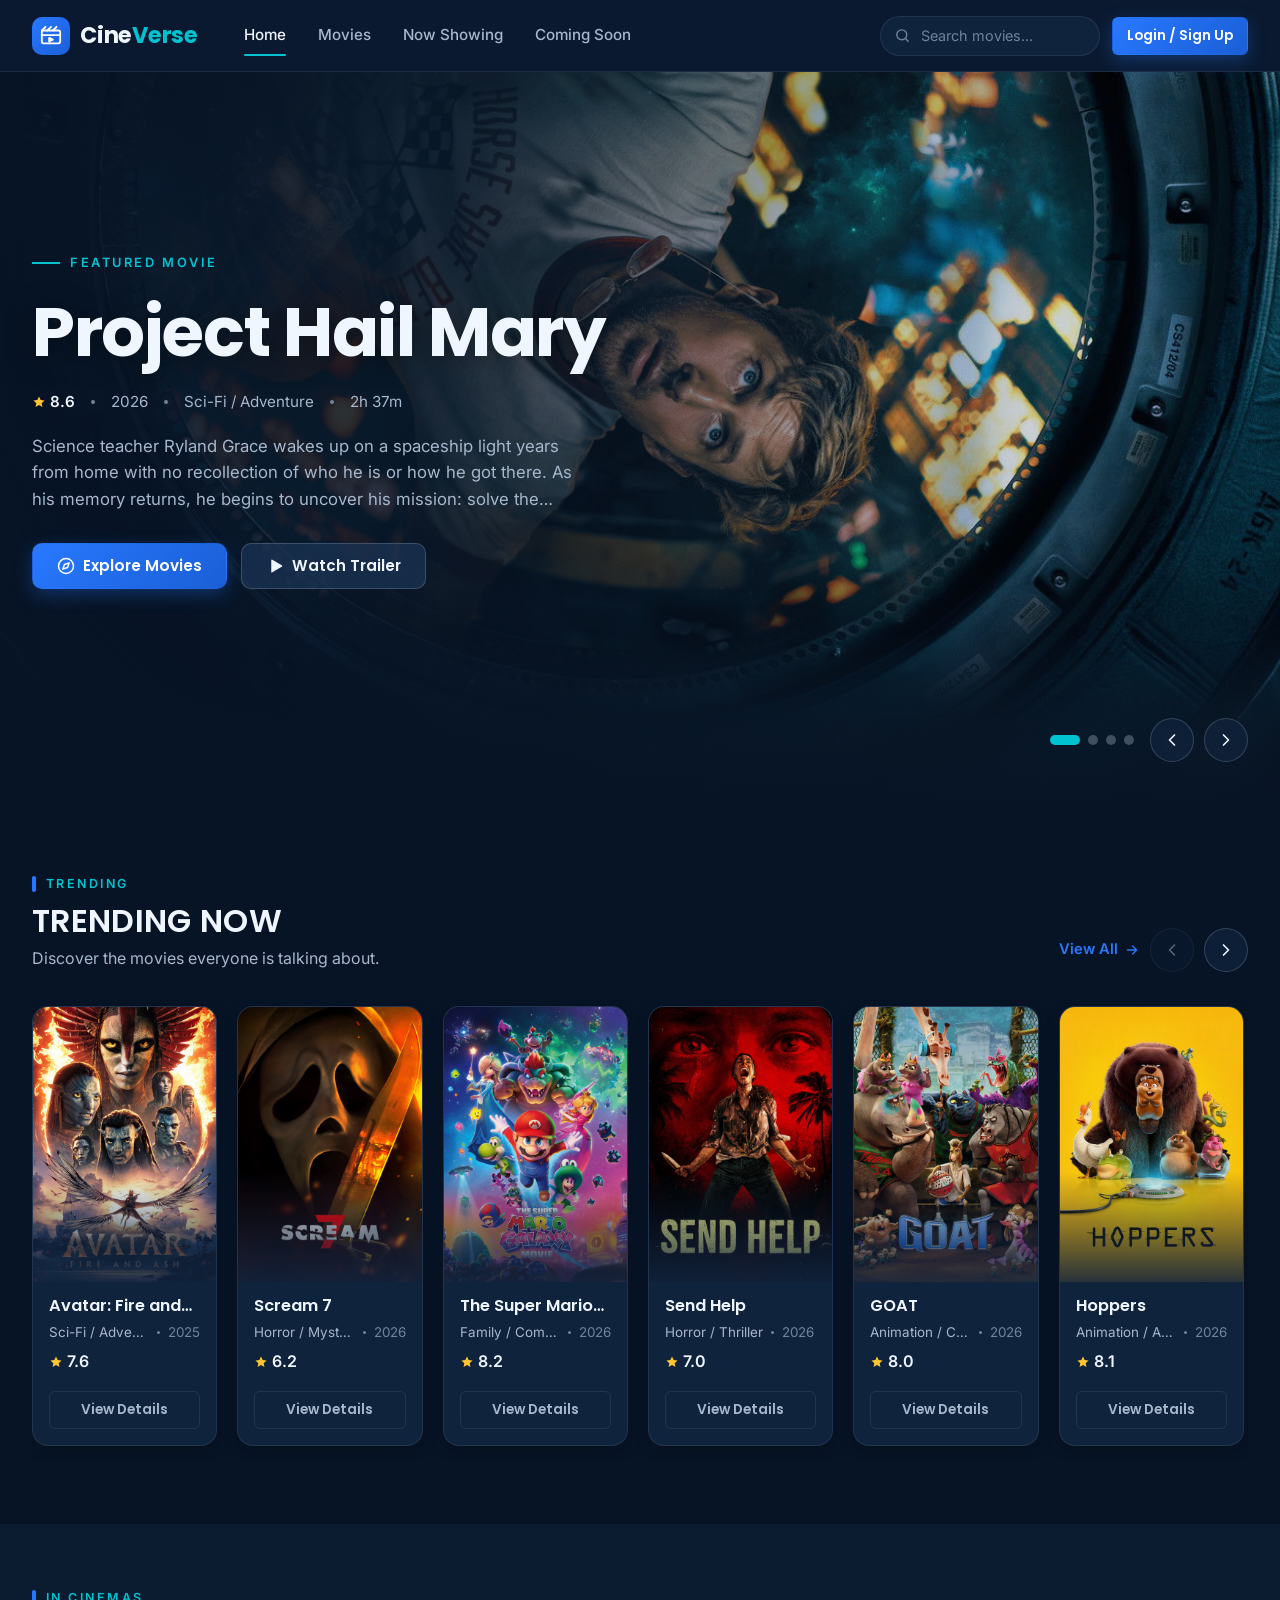
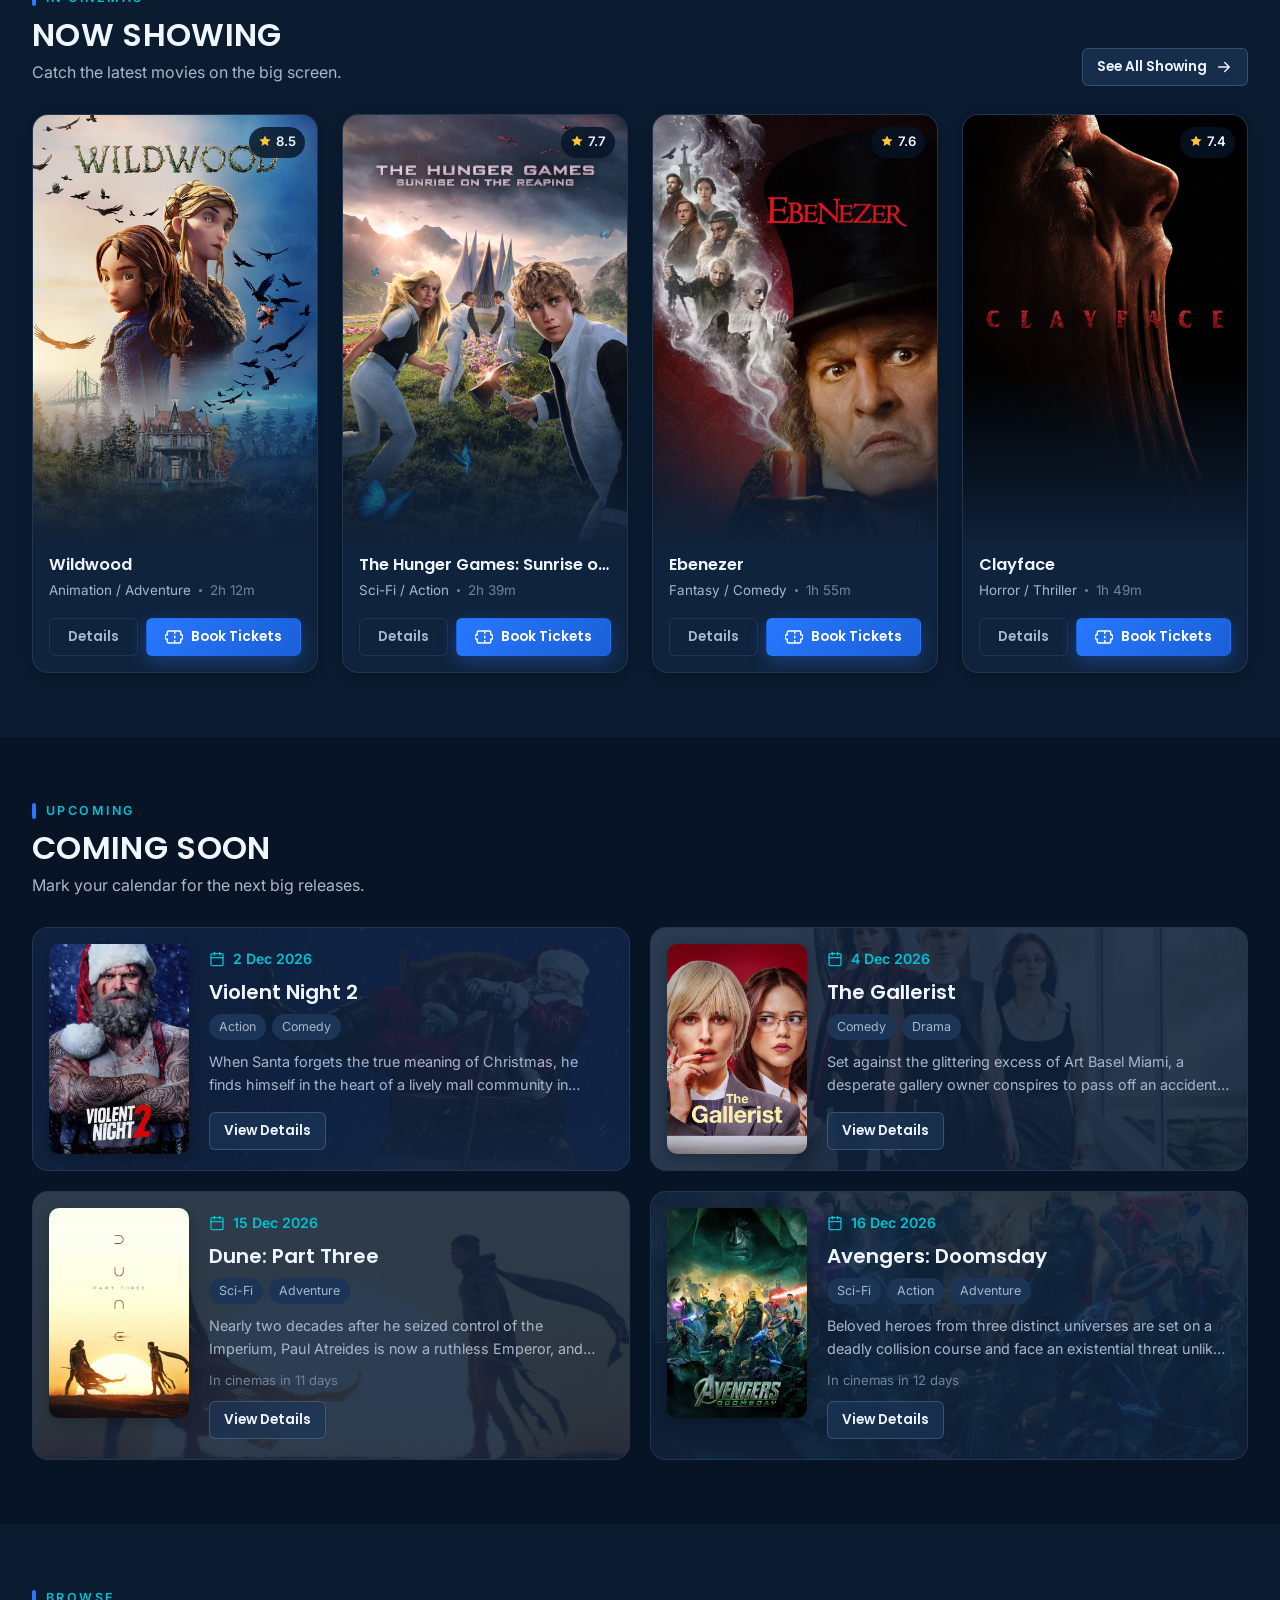
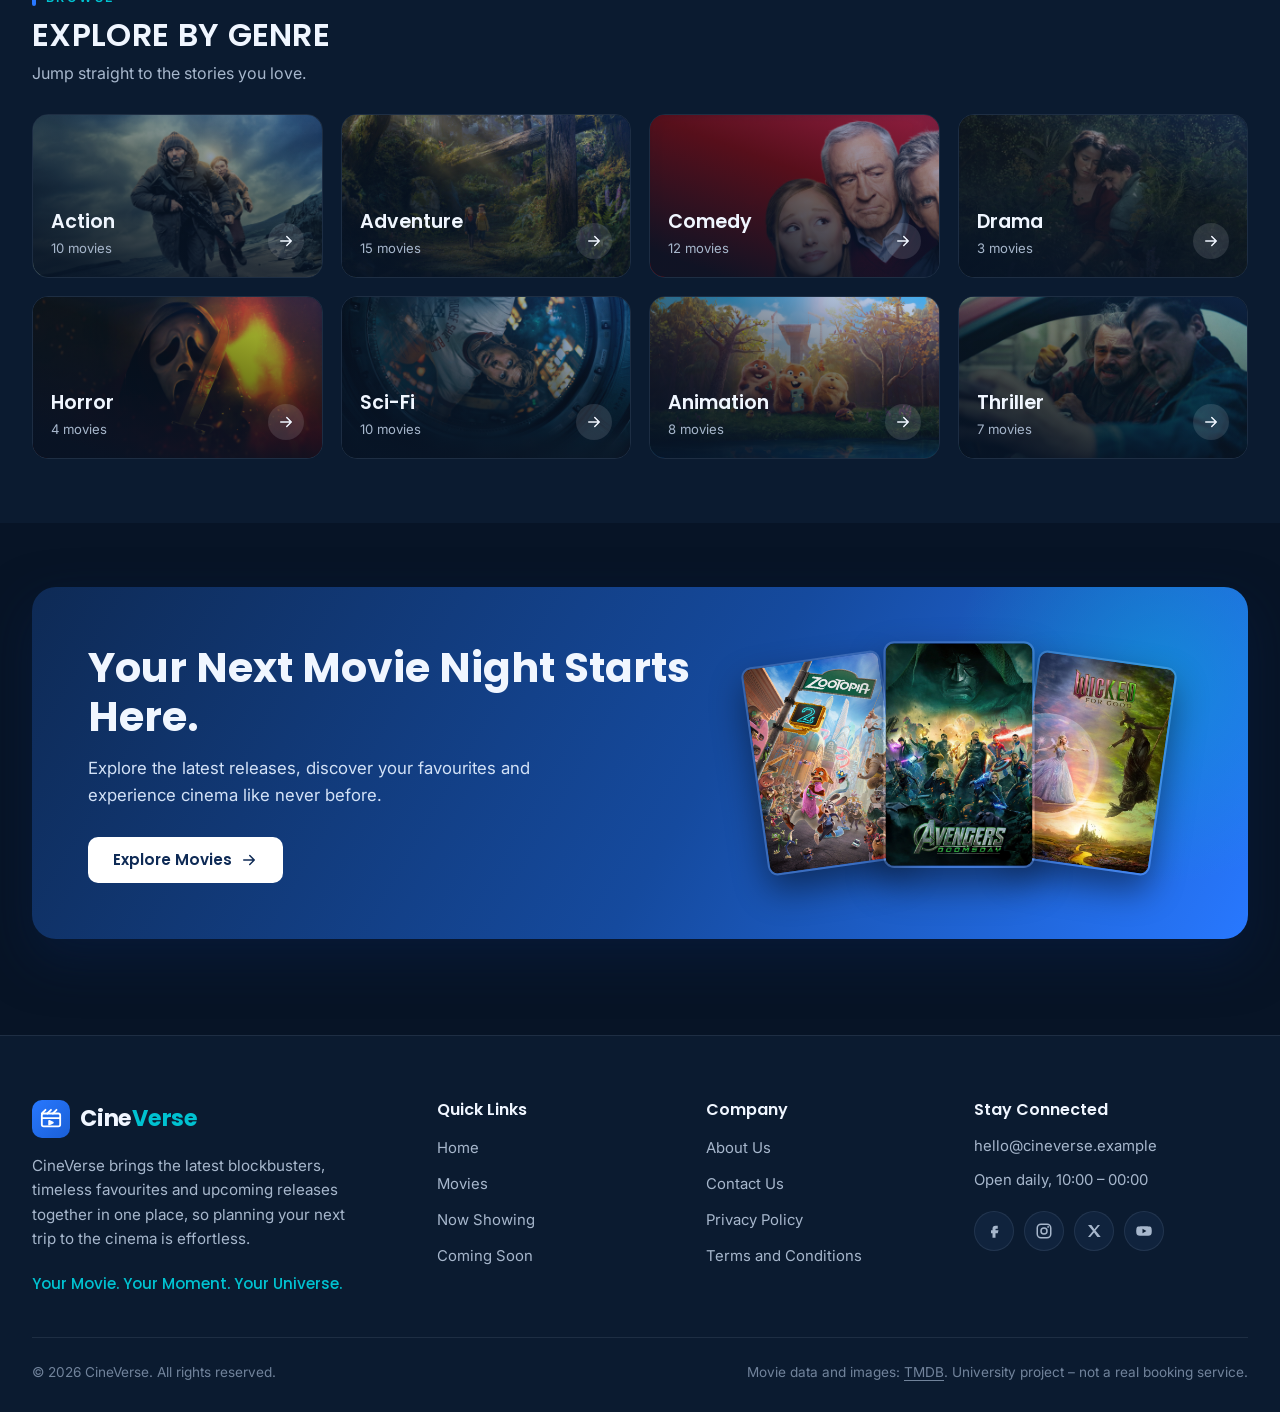
<file: index.html>
<!DOCTYPE html>
<html lang="en">
<head>
  <meta charset="UTF-8">
  <meta name="viewport" content="width=device-width, initial-scale=1.0">
  <meta name="description" content="CineVerse – discover trending movies, see what is showing in cinemas and explore upcoming releases.">
  <meta name="theme-color" content="#071426">
  <title>CineVerse | Your Movie. Your Moment. Your Universe.</title>
  <link rel="icon" href="assets/favicon.svg" type="image/svg+xml">
  <link rel="preconnect" href="https://fonts.googleapis.com">
  <link rel="preconnect" href="https://fonts.gstatic.com" crossorigin>
  <link href="https://fonts.googleapis.com/css2?family=Inter:wght@400;500;600&family=Poppins:wght@500;600;700&display=swap" rel="stylesheet">
  <link rel="stylesheet" href="css/style.css">
</head>
<body data-page="home">
  <a class="skip-link" href="#main">Skip to content</a>

  <!-- ===== Shared navigation bar ===== -->
  <header class="navbar">
    <div class="container navbar__inner">
      <a class="logo" href="index.html" aria-label="CineVerse home">
        <span class="logo__icon"><svg viewBox="0 0 24 24" fill="none" stroke="currentColor" stroke-width="2" stroke-linecap="round" stroke-linejoin="round" aria-hidden="true"><rect x="2" y="6" width="20" height="14" rx="2"/><path d="m2 6 4-4M8 6l4-4M14 6l4-4M2 11h20"/><path d="m10 14 4 2-4 2z" fill="currentColor"/></svg></span>
        <span>Cine<span class="logo__accent">Verse</span></span>
      </a>
      <nav aria-label="Main">
        <ul class="nav-links">
          <li><a href="index.html" class="is-active" aria-current="page">Home</a></li>
          <li><a href="movies.html">Movies</a></li>
          <li><a href="now-showing.html">Now Showing</a></li>
          <li><a href="index.html#coming-soon">Coming Soon</a></li>
        </ul>
      </nav>
      <div class="nav-actions">
        <form class="nav-search" action="movies.html" method="get" role="search">
          <svg viewBox="0 0 24 24" fill="none" stroke="currentColor" stroke-width="2" stroke-linecap="round" aria-hidden="true"><circle cx="11" cy="11" r="7"/><path d="m20 20-3.5-3.5"/></svg>
          <label class="visually-hidden" for="nav-search-input">Search movies</label>
          <input id="nav-search-input" type="search" name="search" placeholder="Search movies..." autocomplete="off">
        </form>
        <a class="btn btn--primary btn--sm btn--login" href="placeholder.html?page=login" data-login>Login / Sign Up</a>
        <button class="nav-toggle" type="button" aria-label="Open menu" aria-expanded="false" aria-controls="mobile-menu">
          <svg class="icon-open" viewBox="0 0 24 24" fill="none" stroke="currentColor" stroke-width="2" stroke-linecap="round" aria-hidden="true"><path d="M4 7h16M4 12h16M4 17h16"/></svg>
          <svg class="icon-close" viewBox="0 0 24 24" fill="none" stroke="currentColor" stroke-width="2" stroke-linecap="round" aria-hidden="true"><path d="M18 6 6 18M6 6l12 12"/></svg>
        </button>
      </div>
    </div>
  </header>

  <!-- Mobile menu (opened by the hamburger button) -->
  <div class="mobile-menu" id="mobile-menu">
    <form class="nav-search" action="movies.html" method="get" role="search">
          <svg viewBox="0 0 24 24" fill="none" stroke="currentColor" stroke-width="2" stroke-linecap="round" aria-hidden="true"><circle cx="11" cy="11" r="7"/><path d="m20 20-3.5-3.5"/></svg>
          <label class="visually-hidden" for="mobile-search-input">Search movies</label>
          <input id="mobile-search-input" type="search" name="search" placeholder="Search movies..." autocomplete="off">
        </form>
    <nav aria-label="Mobile">
      <ul class="mobile-menu__links">
        <li><a href="index.html" class="is-active" aria-current="page">Home</a></li>
        <li><a href="movies.html">Movies</a></li>
        <li><a href="now-showing.html">Now Showing</a></li>
        <li><a href="index.html#coming-soon">Coming Soon</a></li>
      </ul>
    </nav>
    <a class="btn btn--primary btn--block" href="placeholder.html?page=login" data-login>Login / Sign Up</a>
  </div>

  <main id="main">
    <!-- ===== A. Hero carousel (slides are built from js/movies.js) ===== -->
    <section class="hero" id="hero" aria-roledescription="carousel" aria-label="Featured movies">
      <div class="hero__slides"></div>
      <div class="hero__controls">
        <div class="container">
          <div class="hero__dots" role="group" aria-label="Choose slide"></div>
          <div class="section-head__actions">
            <button type="button" class="icon-btn hero__prev" aria-label="Previous slide"><svg viewBox="0 0 24 24" fill="none" stroke="currentColor" stroke-width="2" stroke-linecap="round" stroke-linejoin="round" aria-hidden="true"><path d="m15 18-6-6 6-6"/></svg></button>
            <button type="button" class="icon-btn hero__next" aria-label="Next slide"><svg viewBox="0 0 24 24" fill="none" stroke="currentColor" stroke-width="2" stroke-linecap="round" stroke-linejoin="round" aria-hidden="true"><path d="m9 18 6-6-6-6"/></svg></button>
          </div>
        </div>
      </div>
    </section>

    <!-- ===== B. Trending Now ===== -->
    <section class="section" aria-labelledby="trending-title">
      <div class="container reveal">
        <div class="section-head">
          <div>
            <span class="section-head__eyebrow">Trending</span>
            <h2 id="trending-title">TRENDING NOW</h2>
            <p>Discover the movies everyone is talking about.</p>
          </div>
          <div class="section-head__actions">
            <a class="text-link" href="movies.html">View All <svg viewBox="0 0 24 24" fill="none" stroke="currentColor" stroke-width="2" stroke-linecap="round" stroke-linejoin="round" aria-hidden="true"><path d="M5 12h14M13 6l6 6-6 6"/></svg></a>
            <button type="button" class="icon-btn" id="trending-prev" aria-label="Scroll trending movies left"><svg viewBox="0 0 24 24" fill="none" stroke="currentColor" stroke-width="2" stroke-linecap="round" stroke-linejoin="round" aria-hidden="true"><path d="m15 18-6-6 6-6"/></svg></button>
            <button type="button" class="icon-btn" id="trending-next" aria-label="Scroll trending movies right"><svg viewBox="0 0 24 24" fill="none" stroke="currentColor" stroke-width="2" stroke-linecap="round" stroke-linejoin="round" aria-hidden="true"><path d="m9 18 6-6-6-6"/></svg></button>
          </div>
        </div>
        <div class="movie-row" id="trending-row"></div>
      </div>
    </section>

    <!-- ===== C. Now Showing preview ===== -->
    <section class="section section--alt" aria-labelledby="now-title">
      <div class="container reveal">
        <div class="section-head">
          <div>
            <span class="section-head__eyebrow">In Cinemas</span>
            <h2 id="now-title">NOW SHOWING</h2>
            <p>Catch the latest movies on the big screen.</p>
          </div>
          <div class="section-head__actions">
            <a class="btn btn--secondary btn--sm" href="now-showing.html">See All Showing <svg viewBox="0 0 24 24" fill="none" stroke="currentColor" stroke-width="2" stroke-linecap="round" stroke-linejoin="round" aria-hidden="true"><path d="M5 12h14M13 6l6 6-6 6"/></svg></a>
          </div>
        </div>
        <div class="movie-grid movie-grid--4" id="now-showing-grid"></div>
      </div>
    </section>

    <!-- ===== D. Coming Soon preview ===== -->
    <section class="section" id="coming-soon" aria-labelledby="soon-title">
      <div class="container reveal">
        <div class="section-head">
          <div>
            <span class="section-head__eyebrow">Upcoming</span>
            <h2 id="soon-title">COMING SOON</h2>
            <p>Mark your calendar for the next big releases.</p>
          </div>
        </div>
        <div class="upcoming-grid" id="coming-soon-grid"></div>
      </div>
    </section>

    <!-- ===== E. Explore by Genre ===== -->
    <section class="section section--alt" aria-labelledby="genre-title">
      <div class="container reveal">
        <div class="section-head">
          <div>
            <span class="section-head__eyebrow">Browse</span>
            <h2 id="genre-title">EXPLORE BY GENRE</h2>
            <p>Jump straight to the stories you love.</p>
          </div>
        </div>
        <div class="genre-grid" id="genre-grid"></div>
      </div>
    </section>

    <!-- ===== F. Promotional banner ===== -->
    <section class="section" aria-labelledby="promo-title">
      <div class="container reveal">
        <div class="promo">
          <div>
            <h2 id="promo-title">Your Next Movie Night Starts Here.</h2>
            <p>Explore the latest releases, discover your favourites and experience cinema like never before.</p>
            <a class="btn btn--primary" href="movies.html">Explore Movies <svg viewBox="0 0 24 24" fill="none" stroke="currentColor" stroke-width="2" stroke-linecap="round" stroke-linejoin="round" aria-hidden="true"><path d="M5 12h14M13 6l6 6-6 6"/></svg></a>
          </div>
          <div class="promo__posters" aria-hidden="true">
            <img src="assets/posters/zootopia-2.jpg" alt="">
            <img src="assets/posters/avengers-doomsday.jpg" alt="">
            <img src="assets/posters/wicked-for-good.jpg" alt="">
          </div>
        </div>
      </div>
    </section>
  </main>

  <!-- ===== Shared footer ===== -->
  <footer class="footer">
    <div class="container">
      <div class="footer__grid">
        <div class="footer__brand">
          <a class="logo" href="index.html" aria-label="CineVerse home">
        <span class="logo__icon"><svg viewBox="0 0 24 24" fill="none" stroke="currentColor" stroke-width="2" stroke-linecap="round" stroke-linejoin="round" aria-hidden="true"><rect x="2" y="6" width="20" height="14" rx="2"/><path d="m2 6 4-4M8 6l4-4M14 6l4-4M2 11h20"/><path d="m10 14 4 2-4 2z" fill="currentColor"/></svg></span>
        <span>Cine<span class="logo__accent">Verse</span></span>
      </a>
          <p>CineVerse brings the latest blockbusters, timeless favourites and upcoming releases together in one place, so planning your next trip to the cinema is effortless.</p>
          <span class="footer__tagline">Your Movie. Your Moment. Your Universe.</span>
        </div>
        <div>
          <h3>Quick Links</h3>
          <ul class="footer__links">
            <li><a href="index.html">Home</a></li>
            <li><a href="movies.html">Movies</a></li>
            <li><a href="now-showing.html">Now Showing</a></li>
            <li><a href="index.html#coming-soon">Coming Soon</a></li>
          </ul>
        </div>
        <div>
          <h3>Company</h3>
          <ul class="footer__links">
            <li><a href="placeholder.html?page=about">About Us</a></li>
            <li><a href="placeholder.html?page=contact">Contact Us</a></li>
            <li><a href="placeholder.html?page=privacy">Privacy Policy</a></li>
            <li><a href="placeholder.html?page=terms">Terms and Conditions</a></li>
          </ul>
        </div>
        <div>
          <h3>Stay Connected</h3>
          <div class="footer__contact">
            <span>hello@cineverse.example</span>
            <span>Open daily, 10:00 – 00:00</span>
          </div>
          <ul class="socials">
            <li><a href="https://www.facebook.com/" target="_blank" rel="noopener" aria-label="CineVerse on Facebook"><svg viewBox="0 0 24 24" aria-hidden="true"><path d="M14 9h3V5h-3a4 4 0 0 0-4 4v2H8v4h2v6h4v-6h3l1-4h-4V9.5a.5.5 0 0 1 .5-.5z" fill="currentColor"/></svg></a></li>
            <li><a href="https://www.instagram.com/" target="_blank" rel="noopener" aria-label="CineVerse on Instagram"><svg viewBox="0 0 24 24" aria-hidden="true"><rect x="3" y="3" width="18" height="18" rx="5" fill="none" stroke="currentColor" stroke-width="2"/><circle cx="12" cy="12" r="4" fill="none" stroke="currentColor" stroke-width="2"/><circle cx="17.5" cy="6.5" r="1.2" fill="currentColor"/></svg></a></li>
            <li><a href="https://x.com/" target="_blank" rel="noopener" aria-label="CineVerse on X (Twitter)"><svg viewBox="0 0 24 24" aria-hidden="true"><path d="M4 4h4.5l4 5.6L17 4h3l-6.1 7.3L21 20h-4.5l-4.4-6.1L7 20H4l6.6-7.9z" fill="currentColor"/></svg></a></li>
            <li><a href="https://www.youtube.com/" target="_blank" rel="noopener" aria-label="CineVerse on YouTube"><svg viewBox="0 0 24 24" aria-hidden="true"><path d="M22 8.2a3 3 0 0 0-2.1-2.1C18 5.6 12 5.6 12 5.6s-6 0-7.9.5A3 3 0 0 0 2 8.2 31 31 0 0 0 1.6 12a31 31 0 0 0 .4 3.8 3 3 0 0 0 2.1 2.1c1.9.5 7.9.5 7.9.5s6 0 7.9-.5a3 3 0 0 0 2.1-2.1 31 31 0 0 0 .4-3.8 31 31 0 0 0-.4-3.8z" fill="currentColor"/><path d="m10 15 5.2-3L10 9z" fill="#0B1B30"/></svg></a></li>
          </ul>
        </div>
      </div>
      <div class="footer__bottom">
        <p>&copy; <span id="current-year">2026</span> CineVerse. All rights reserved.</p>
        <p>Movie data and images: <a href="https://www.themoviedb.org/" target="_blank" rel="noopener">TMDB</a>. University project – not a real booking service.</p>
      </div>
    </div>
  </footer>

  <script src="js/movies.js"></script>
  <script src="js/script.js"></script>
</body>
</html>
</file>
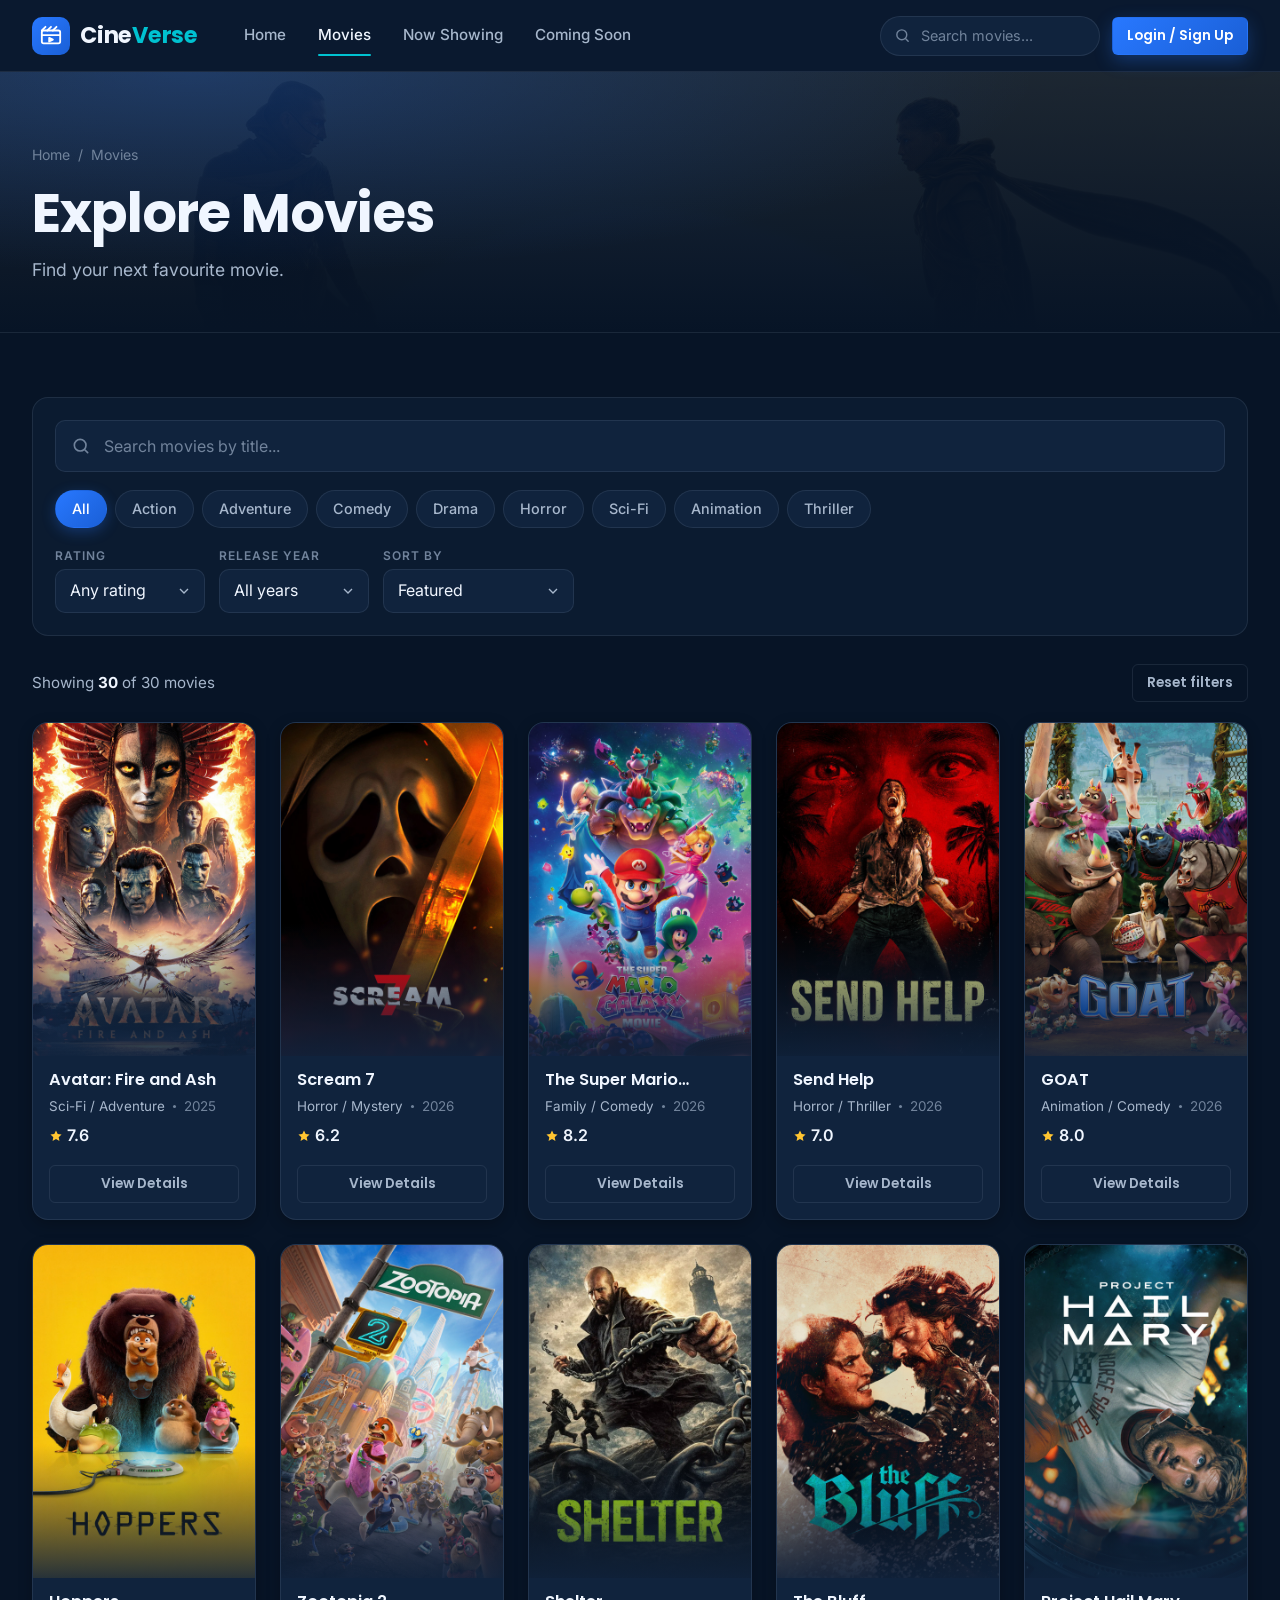
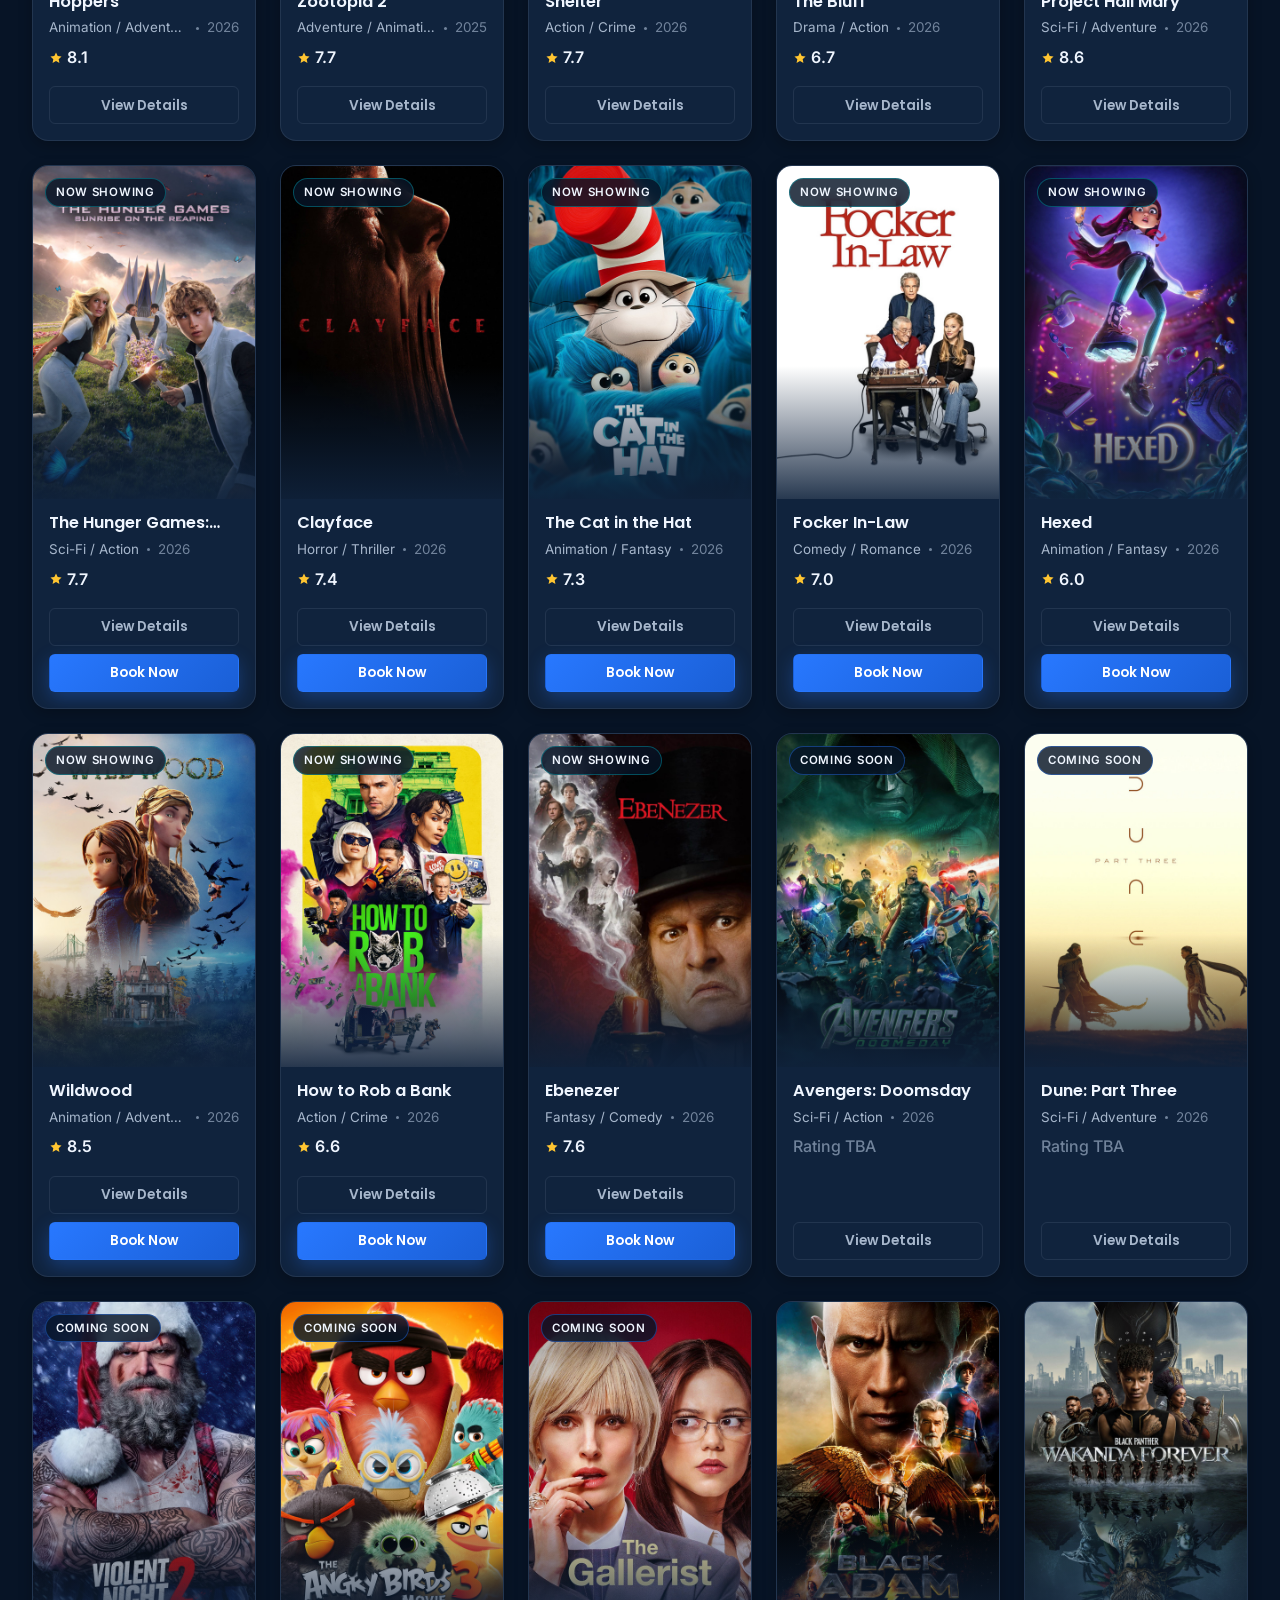
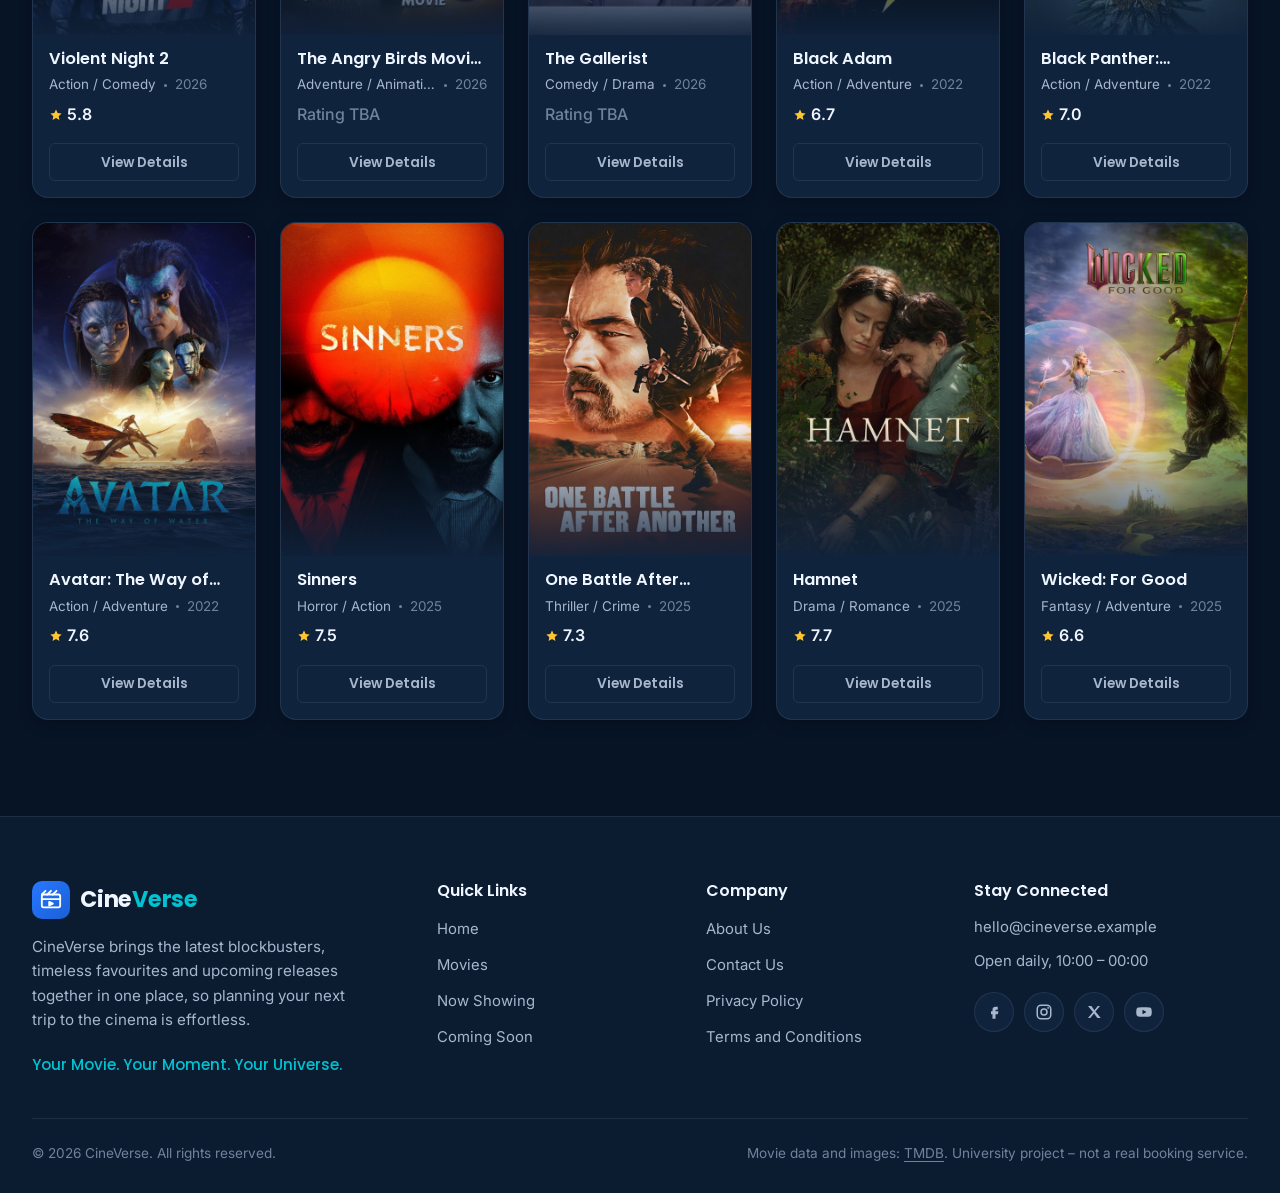
<file: movies.html>
<!DOCTYPE html>
<html lang="en">
<head>
  <meta charset="UTF-8">
  <meta name="viewport" content="width=device-width, initial-scale=1.0">
  <meta name="description" content="Search and filter the CineVerse movie catalogue by title, genre, rating and year.">
  <meta name="theme-color" content="#071426">
  <title>Explore Movies | CineVerse</title>
  <link rel="icon" href="assets/favicon.svg" type="image/svg+xml">
  <link rel="preconnect" href="https://fonts.googleapis.com">
  <link rel="preconnect" href="https://fonts.gstatic.com" crossorigin>
  <link href="https://fonts.googleapis.com/css2?family=Inter:wght@400;500;600&family=Poppins:wght@500;600;700&display=swap" rel="stylesheet">
  <link rel="stylesheet" href="css/style.css">
</head>
<body data-page="movies">
  <a class="skip-link" href="#main">Skip to content</a>

  <!-- ===== Shared navigation bar ===== -->
  <header class="navbar">
    <div class="container navbar__inner">
      <a class="logo" href="index.html" aria-label="CineVerse home">
        <span class="logo__icon"><svg viewBox="0 0 24 24" fill="none" stroke="currentColor" stroke-width="2" stroke-linecap="round" stroke-linejoin="round" aria-hidden="true"><rect x="2" y="6" width="20" height="14" rx="2"/><path d="m2 6 4-4M8 6l4-4M14 6l4-4M2 11h20"/><path d="m10 14 4 2-4 2z" fill="currentColor"/></svg></span>
        <span>Cine<span class="logo__accent">Verse</span></span>
      </a>
      <nav aria-label="Main">
        <ul class="nav-links">
          <li><a href="index.html">Home</a></li>
          <li><a href="movies.html" class="is-active" aria-current="page">Movies</a></li>
          <li><a href="now-showing.html">Now Showing</a></li>
          <li><a href="index.html#coming-soon">Coming Soon</a></li>
        </ul>
      </nav>
      <div class="nav-actions">
        <form class="nav-search" action="movies.html" method="get" role="search">
          <svg viewBox="0 0 24 24" fill="none" stroke="currentColor" stroke-width="2" stroke-linecap="round" aria-hidden="true"><circle cx="11" cy="11" r="7"/><path d="m20 20-3.5-3.5"/></svg>
          <label class="visually-hidden" for="nav-search-input">Search movies</label>
          <input id="nav-search-input" type="search" name="search" placeholder="Search movies..." autocomplete="off">
        </form>
        <a class="btn btn--primary btn--sm btn--login" href="placeholder.html?page=login" data-login>Login / Sign Up</a>
        <button class="nav-toggle" type="button" aria-label="Open menu" aria-expanded="false" aria-controls="mobile-menu">
          <svg class="icon-open" viewBox="0 0 24 24" fill="none" stroke="currentColor" stroke-width="2" stroke-linecap="round" aria-hidden="true"><path d="M4 7h16M4 12h16M4 17h16"/></svg>
          <svg class="icon-close" viewBox="0 0 24 24" fill="none" stroke="currentColor" stroke-width="2" stroke-linecap="round" aria-hidden="true"><path d="M18 6 6 18M6 6l12 12"/></svg>
        </button>
      </div>
    </div>
  </header>

  <!-- Mobile menu (opened by the hamburger button) -->
  <div class="mobile-menu" id="mobile-menu">
    <form class="nav-search" action="movies.html" method="get" role="search">
          <svg viewBox="0 0 24 24" fill="none" stroke="currentColor" stroke-width="2" stroke-linecap="round" aria-hidden="true"><circle cx="11" cy="11" r="7"/><path d="m20 20-3.5-3.5"/></svg>
          <label class="visually-hidden" for="mobile-search-input">Search movies</label>
          <input id="mobile-search-input" type="search" name="search" placeholder="Search movies..." autocomplete="off">
        </form>
    <nav aria-label="Mobile">
      <ul class="mobile-menu__links">
        <li><a href="index.html">Home</a></li>
        <li><a href="movies.html" class="is-active" aria-current="page">Movies</a></li>
        <li><a href="now-showing.html">Now Showing</a></li>
        <li><a href="index.html#coming-soon">Coming Soon</a></li>
      </ul>
    </nav>
    <a class="btn btn--primary btn--block" href="placeholder.html?page=login" data-login>Login / Sign Up</a>
  </div>

  <main id="main">
    <!-- ===== A. Page header ===== -->
    <section class="page-header">
      <img class="page-header__bg" src="assets/backdrops/dune-part-three.jpg" alt="">
      <div class="container">
        <nav class="breadcrumb" aria-label="Breadcrumb"><a href="index.html">Home</a><span aria-hidden="true">/</span><span>Movies</span></nav>
        <h1>Explore Movies</h1>
        <p>Find your next favourite movie.</p>
      </div>
    </section>

    <section class="section" aria-label="Movie catalogue">
      <div class="container">
        <!-- ===== B–D. Search, genre filters, rating/year filters and sorting ===== -->
        <div class="toolbar">
          <div class="toolbar__row">
          <div class="search-box">
            <svg viewBox="0 0 24 24" fill="none" stroke="currentColor" stroke-width="2" stroke-linecap="round" aria-hidden="true"><circle cx="11" cy="11" r="7"/><path d="m20 20-3.5-3.5"/></svg>
            <label class="visually-hidden" for="movie-search">Search by movie title</label>
            <input id="movie-search" type="search" placeholder="Search movies by title..." autocomplete="off">
            <button type="button" class="search-clear" id="search-clear" aria-label="Clear search" hidden><svg viewBox="0 0 24 24" fill="none" stroke="currentColor" stroke-width="2" stroke-linecap="round" aria-hidden="true"><path d="M18 6 6 18M6 6l12 12"/></svg></button>
          </div>
          </div>
          <div class="filter-chips" id="genre-filters" role="group" aria-label="Filter by genre"></div>
          <div class="toolbar__row toolbar__row--selects">
            <div class="select-field">
              <label for="rating-filter">Rating</label>
              <select id="rating-filter">
                <option value="0">Any rating</option>
                <option value="6">6+ stars</option>
                <option value="7">7+ stars</option>
                <option value="8">8+ stars</option>
              </select>
            </div>
            <div class="select-field">
              <label for="year-filter">Release year</label>
              <select id="year-filter">
                <option value="All">All years</option>
              </select>
            </div>
            <div class="select-field">
              <label for="sort-select">Sort by</label>
              <select id="sort-select">
                <option value="featured">Featured</option>
                <option value="rating-desc">Rating: high to low</option>
                <option value="title-asc">Title: A to Z</option>
                <option value="newest">Newest first</option>
              </select>
            </div>
          </div>
        </div>

        <div class="results-bar">
          <p id="results-count" aria-live="polite"></p>
          <button type="button" class="btn btn--ghost btn--sm" data-reset-filters>Reset filters</button>
        </div>

        <!-- ===== E. Movie grid (cards are built from js/movies.js) ===== -->
        <div class="movie-grid" id="movie-grid"></div>

        <!-- ===== F. Empty state ===== -->
        <div class="empty-state" id="empty-state" hidden>
          <span class="empty-state__icon"><svg viewBox="0 0 24 24" fill="none" stroke="currentColor" stroke-width="2" stroke-linecap="round" aria-hidden="true"><circle cx="11" cy="11" r="7"/><path d="m20 20-3.5-3.5M8.5 8.5l5 5M13.5 8.5l-5 5"/></svg></span>
          <h3>No movies found.</h3>
          <p>No movies found. Try a different search or filter.</p>
          <button type="button" class="btn btn--primary" data-reset-filters>Clear Filters</button>
        </div>
      </div>
    </section>
  </main>

  <!-- ===== Shared footer ===== -->
  <footer class="footer">
    <div class="container">
      <div class="footer__grid">
        <div class="footer__brand">
          <a class="logo" href="index.html" aria-label="CineVerse home">
        <span class="logo__icon"><svg viewBox="0 0 24 24" fill="none" stroke="currentColor" stroke-width="2" stroke-linecap="round" stroke-linejoin="round" aria-hidden="true"><rect x="2" y="6" width="20" height="14" rx="2"/><path d="m2 6 4-4M8 6l4-4M14 6l4-4M2 11h20"/><path d="m10 14 4 2-4 2z" fill="currentColor"/></svg></span>
        <span>Cine<span class="logo__accent">Verse</span></span>
      </a>
          <p>CineVerse brings the latest blockbusters, timeless favourites and upcoming releases together in one place, so planning your next trip to the cinema is effortless.</p>
          <span class="footer__tagline">Your Movie. Your Moment. Your Universe.</span>
        </div>
        <div>
          <h3>Quick Links</h3>
          <ul class="footer__links">
            <li><a href="index.html">Home</a></li>
            <li><a href="movies.html">Movies</a></li>
            <li><a href="now-showing.html">Now Showing</a></li>
            <li><a href="index.html#coming-soon">Coming Soon</a></li>
          </ul>
        </div>
        <div>
          <h3>Company</h3>
          <ul class="footer__links">
            <li><a href="placeholder.html?page=about">About Us</a></li>
            <li><a href="placeholder.html?page=contact">Contact Us</a></li>
            <li><a href="placeholder.html?page=privacy">Privacy Policy</a></li>
            <li><a href="placeholder.html?page=terms">Terms and Conditions</a></li>
          </ul>
        </div>
        <div>
          <h3>Stay Connected</h3>
          <div class="footer__contact">
            <span>hello@cineverse.example</span>
            <span>Open daily, 10:00 – 00:00</span>
          </div>
          <ul class="socials">
            <li><a href="https://www.facebook.com/" target="_blank" rel="noopener" aria-label="CineVerse on Facebook"><svg viewBox="0 0 24 24" aria-hidden="true"><path d="M14 9h3V5h-3a4 4 0 0 0-4 4v2H8v4h2v6h4v-6h3l1-4h-4V9.5a.5.5 0 0 1 .5-.5z" fill="currentColor"/></svg></a></li>
            <li><a href="https://www.instagram.com/" target="_blank" rel="noopener" aria-label="CineVerse on Instagram"><svg viewBox="0 0 24 24" aria-hidden="true"><rect x="3" y="3" width="18" height="18" rx="5" fill="none" stroke="currentColor" stroke-width="2"/><circle cx="12" cy="12" r="4" fill="none" stroke="currentColor" stroke-width="2"/><circle cx="17.5" cy="6.5" r="1.2" fill="currentColor"/></svg></a></li>
            <li><a href="https://x.com/" target="_blank" rel="noopener" aria-label="CineVerse on X (Twitter)"><svg viewBox="0 0 24 24" aria-hidden="true"><path d="M4 4h4.5l4 5.6L17 4h3l-6.1 7.3L21 20h-4.5l-4.4-6.1L7 20H4l6.6-7.9z" fill="currentColor"/></svg></a></li>
            <li><a href="https://www.youtube.com/" target="_blank" rel="noopener" aria-label="CineVerse on YouTube"><svg viewBox="0 0 24 24" aria-hidden="true"><path d="M22 8.2a3 3 0 0 0-2.1-2.1C18 5.6 12 5.6 12 5.6s-6 0-7.9.5A3 3 0 0 0 2 8.2 31 31 0 0 0 1.6 12a31 31 0 0 0 .4 3.8 3 3 0 0 0 2.1 2.1c1.9.5 7.9.5 7.9.5s6 0 7.9-.5a3 3 0 0 0 2.1-2.1 31 31 0 0 0 .4-3.8 31 31 0 0 0-.4-3.8z" fill="currentColor"/><path d="m10 15 5.2-3L10 9z" fill="#0B1B30"/></svg></a></li>
          </ul>
        </div>
      </div>
      <div class="footer__bottom">
        <p>&copy; <span id="current-year">2026</span> CineVerse. All rights reserved.</p>
        <p>Movie data and images: <a href="https://www.themoviedb.org/" target="_blank" rel="noopener">TMDB</a>. University project – not a real booking service.</p>
      </div>
    </div>
  </footer>

  <script src="js/movies.js"></script>
  <script src="js/script.js"></script>
</body>
</html>
</file>
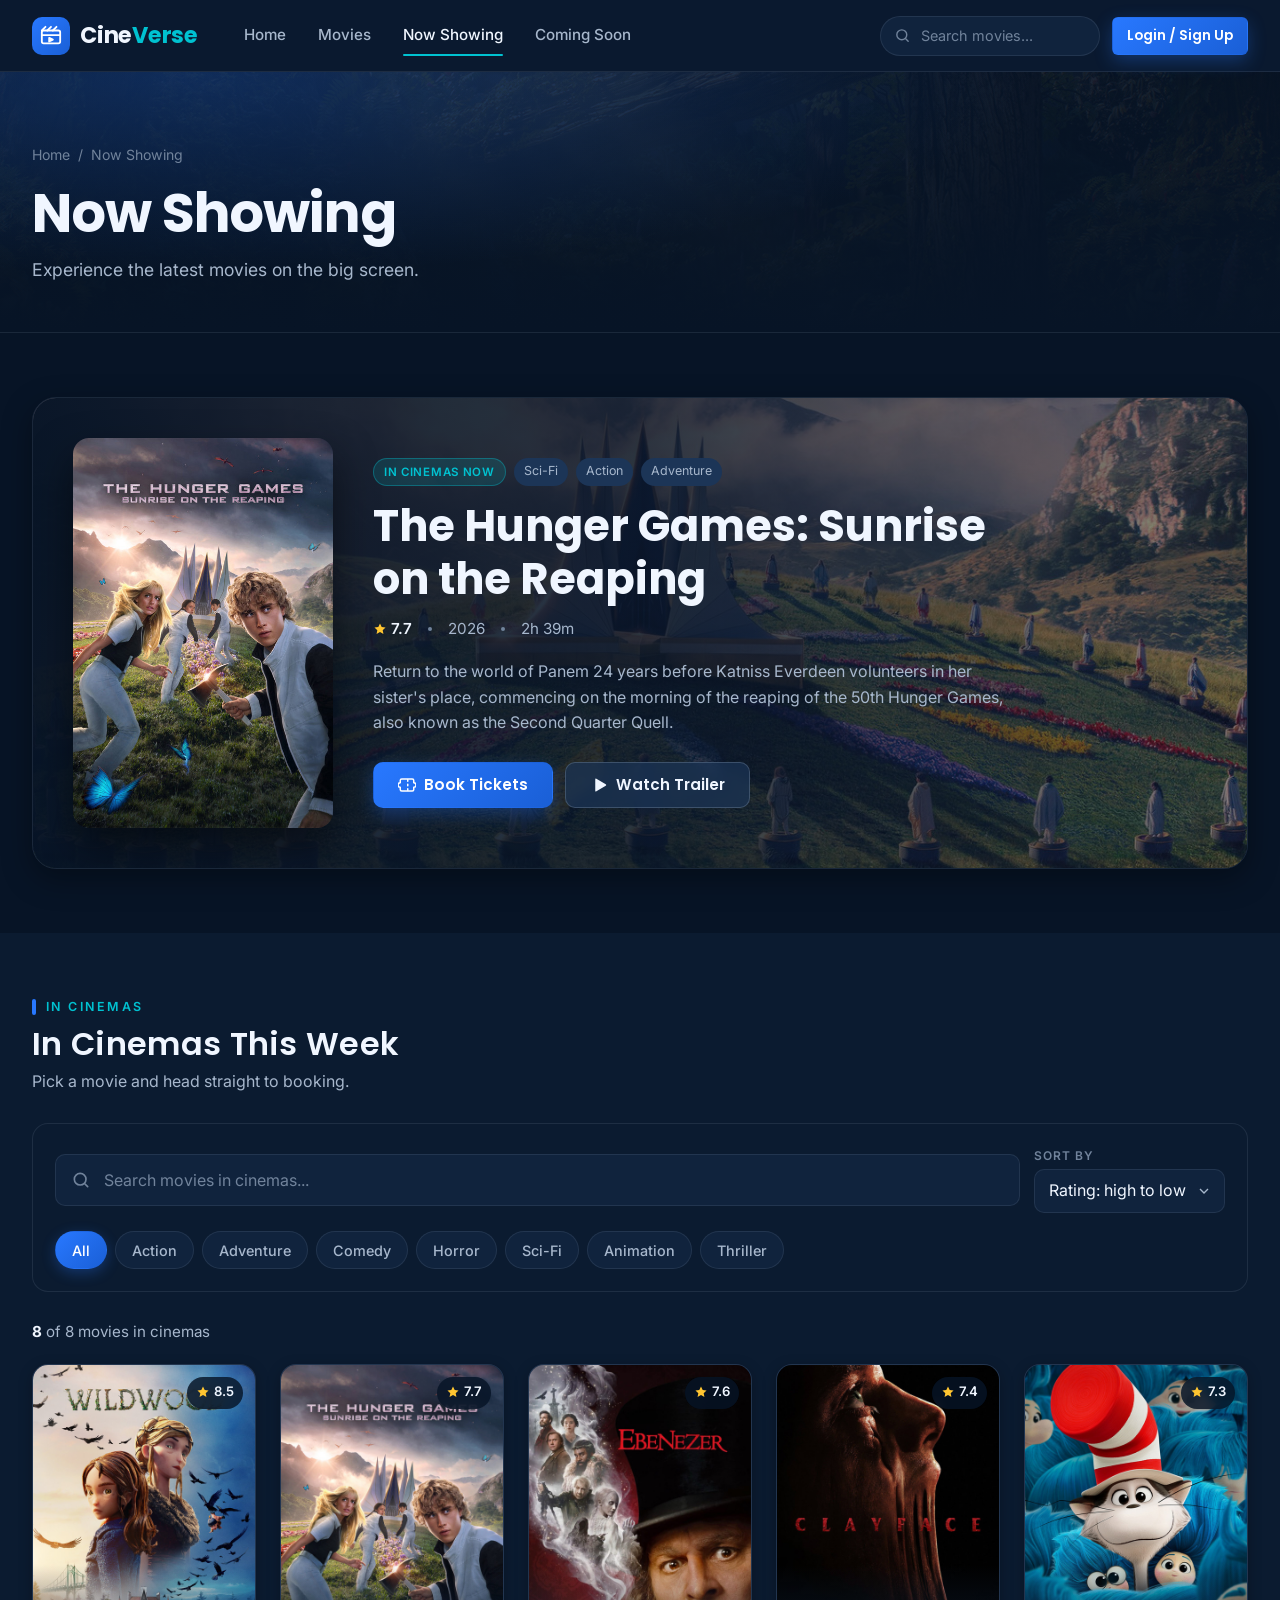
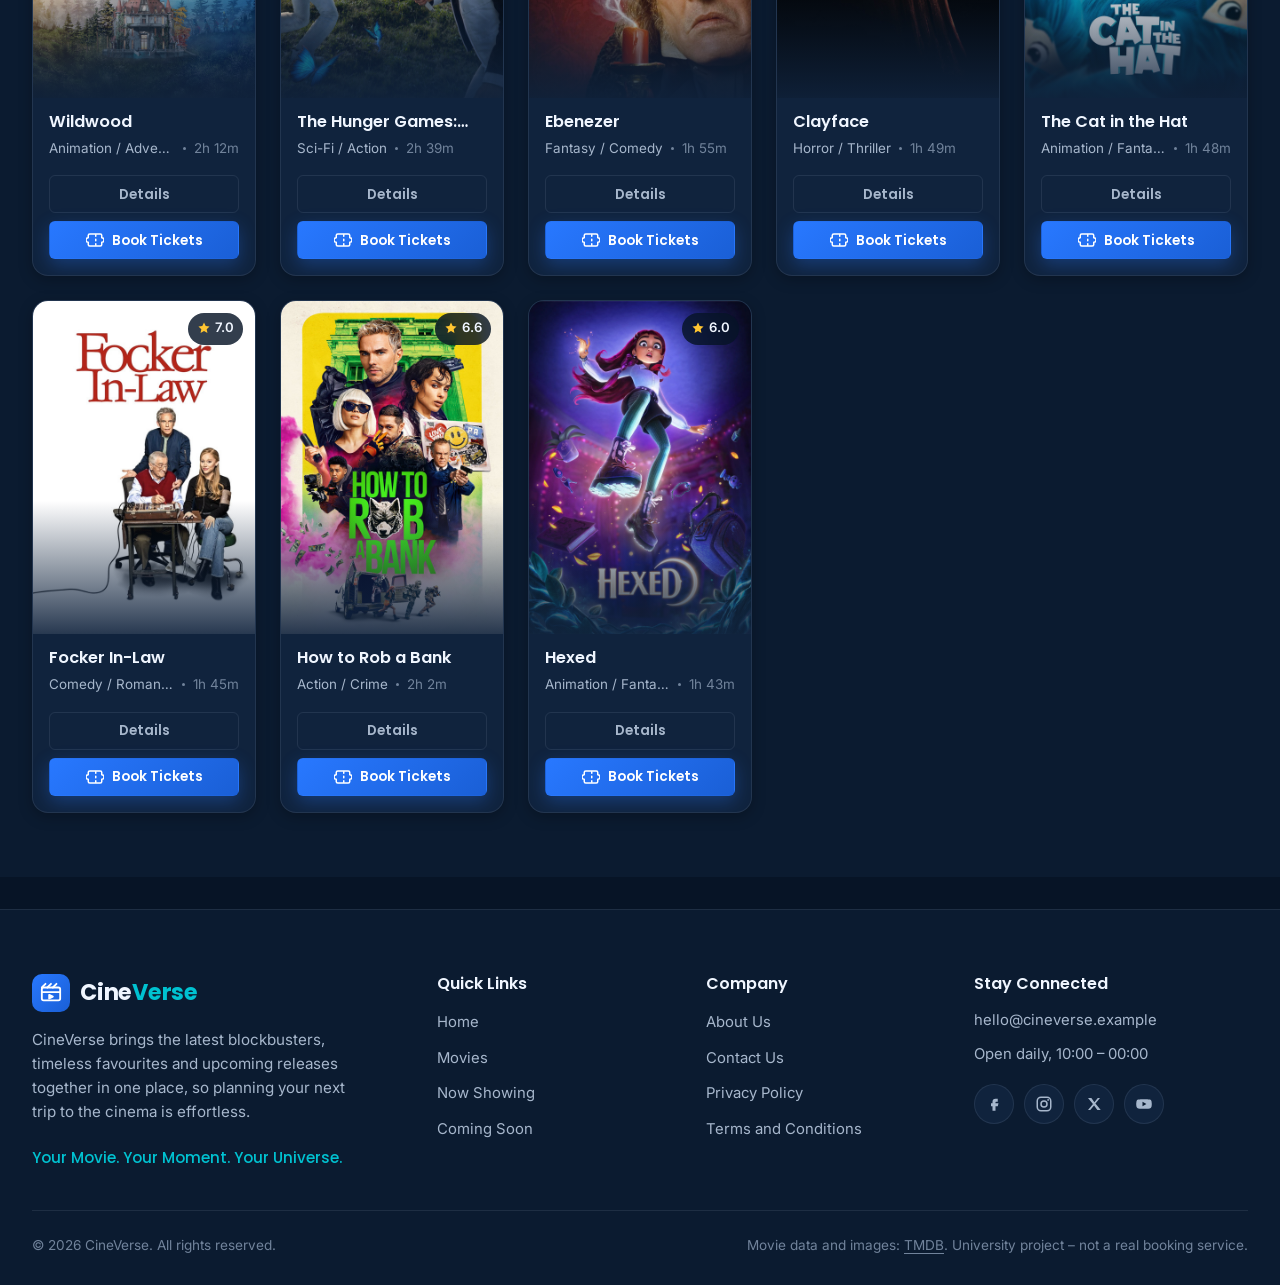
<file: now-showing.html>
<!DOCTYPE html>
<html lang="en">
<head>
  <meta charset="UTF-8">
  <meta name="viewport" content="width=device-width, initial-scale=1.0">
  <meta name="description" content="Movies currently showing in CineVerse cinemas. Search, filter by genre and book tickets.">
  <meta name="theme-color" content="#071426">
  <title>Now Showing | CineVerse</title>
  <link rel="icon" href="assets/favicon.svg" type="image/svg+xml">
  <link rel="preconnect" href="https://fonts.googleapis.com">
  <link rel="preconnect" href="https://fonts.gstatic.com" crossorigin>
  <link href="https://fonts.googleapis.com/css2?family=Inter:wght@400;500;600&family=Poppins:wght@500;600;700&display=swap" rel="stylesheet">
  <link rel="stylesheet" href="css/style.css">
</head>
<body data-page="now-showing">
  <a class="skip-link" href="#main">Skip to content</a>

  <!-- ===== Shared navigation bar ===== -->
  <header class="navbar">
    <div class="container navbar__inner">
      <a class="logo" href="index.html" aria-label="CineVerse home">
        <span class="logo__icon"><svg viewBox="0 0 24 24" fill="none" stroke="currentColor" stroke-width="2" stroke-linecap="round" stroke-linejoin="round" aria-hidden="true"><rect x="2" y="6" width="20" height="14" rx="2"/><path d="m2 6 4-4M8 6l4-4M14 6l4-4M2 11h20"/><path d="m10 14 4 2-4 2z" fill="currentColor"/></svg></span>
        <span>Cine<span class="logo__accent">Verse</span></span>
      </a>
      <nav aria-label="Main">
        <ul class="nav-links">
          <li><a href="index.html">Home</a></li>
          <li><a href="movies.html">Movies</a></li>
          <li><a href="now-showing.html" class="is-active" aria-current="page">Now Showing</a></li>
          <li><a href="index.html#coming-soon">Coming Soon</a></li>
        </ul>
      </nav>
      <div class="nav-actions">
        <form class="nav-search" action="movies.html" method="get" role="search">
          <svg viewBox="0 0 24 24" fill="none" stroke="currentColor" stroke-width="2" stroke-linecap="round" aria-hidden="true"><circle cx="11" cy="11" r="7"/><path d="m20 20-3.5-3.5"/></svg>
          <label class="visually-hidden" for="nav-search-input">Search movies</label>
          <input id="nav-search-input" type="search" name="search" placeholder="Search movies..." autocomplete="off">
        </form>
        <a class="btn btn--primary btn--sm btn--login" href="placeholder.html?page=login" data-login>Login / Sign Up</a>
        <button class="nav-toggle" type="button" aria-label="Open menu" aria-expanded="false" aria-controls="mobile-menu">
          <svg class="icon-open" viewBox="0 0 24 24" fill="none" stroke="currentColor" stroke-width="2" stroke-linecap="round" aria-hidden="true"><path d="M4 7h16M4 12h16M4 17h16"/></svg>
          <svg class="icon-close" viewBox="0 0 24 24" fill="none" stroke="currentColor" stroke-width="2" stroke-linecap="round" aria-hidden="true"><path d="M18 6 6 18M6 6l12 12"/></svg>
        </button>
      </div>
    </div>
  </header>

  <!-- Mobile menu (opened by the hamburger button) -->
  <div class="mobile-menu" id="mobile-menu">
    <form class="nav-search" action="movies.html" method="get" role="search">
          <svg viewBox="0 0 24 24" fill="none" stroke="currentColor" stroke-width="2" stroke-linecap="round" aria-hidden="true"><circle cx="11" cy="11" r="7"/><path d="m20 20-3.5-3.5"/></svg>
          <label class="visually-hidden" for="mobile-search-input">Search movies</label>
          <input id="mobile-search-input" type="search" name="search" placeholder="Search movies..." autocomplete="off">
        </form>
    <nav aria-label="Mobile">
      <ul class="mobile-menu__links">
        <li><a href="index.html">Home</a></li>
        <li><a href="movies.html">Movies</a></li>
        <li><a href="now-showing.html" class="is-active" aria-current="page">Now Showing</a></li>
        <li><a href="index.html#coming-soon">Coming Soon</a></li>
      </ul>
    </nav>
    <a class="btn btn--primary btn--block" href="placeholder.html?page=login" data-login>Login / Sign Up</a>
  </div>

  <main id="main">
    <!-- ===== A. Page header ===== -->
    <section class="page-header">
      <img class="page-header__bg" src="assets/backdrops/wildwood.jpg" alt="">
      <div class="container">
        <nav class="breadcrumb" aria-label="Breadcrumb"><a href="index.html">Home</a><span aria-hidden="true">/</span><span>Now Showing</span></nav>
        <h1>Now Showing</h1>
        <p>Experience the latest movies on the big screen.</p>
      </div>
    </section>

    <!-- ===== B. Featured movie ===== -->
    <section class="section" aria-label="Featured movie">
      <div class="container reveal">
        <article class="featured" id="featured-movie"></article>
      </div>
    </section>

    <!-- ===== C–D. Currently showing collection with search, genre filter and sorting ===== -->
    <section class="section section--alt" aria-labelledby="collection-title">
      <div class="container">
        <div class="section-head">
          <div>
            <span class="section-head__eyebrow">In Cinemas</span>
            <h2 id="collection-title">In Cinemas This Week</h2>
            <p>Pick a movie and head straight to booking.</p>
          </div>
        </div>
        <div class="toolbar">
          <div class="toolbar__row">
            <div class="search-box">
            <svg viewBox="0 0 24 24" fill="none" stroke="currentColor" stroke-width="2" stroke-linecap="round" aria-hidden="true"><circle cx="11" cy="11" r="7"/><path d="m20 20-3.5-3.5"/></svg>
            <label class="visually-hidden" for="showing-search">Search by movie title</label>
            <input id="showing-search" type="search" placeholder="Search movies in cinemas..." autocomplete="off">
            <button type="button" class="search-clear" id="search-clear" aria-label="Clear search" hidden><svg viewBox="0 0 24 24" fill="none" stroke="currentColor" stroke-width="2" stroke-linecap="round" aria-hidden="true"><path d="M18 6 6 18M6 6l12 12"/></svg></button>
          </div>
            <div class="select-field">
              <label for="sort-select">Sort by</label>
              <select id="sort-select">
                <option value="rating-desc">Rating: high to low</option>
                <option value="rating-asc">Rating: low to high</option>
                <option value="title-asc">Title: A to Z</option>
              </select>
            </div>
          </div>
          <div class="filter-chips" id="genre-filters" role="group" aria-label="Filter by genre"></div>
        </div>

        <div class="results-bar">
          <p id="results-count" aria-live="polite"></p>
        </div>

        <div class="movie-grid" id="showing-grid"></div>
        <div class="empty-state" id="empty-state" hidden>
          <span class="empty-state__icon"><svg viewBox="0 0 24 24" fill="none" stroke="currentColor" stroke-width="2" stroke-linecap="round" aria-hidden="true"><circle cx="11" cy="11" r="7"/><path d="m20 20-3.5-3.5M8.5 8.5l5 5M13.5 8.5l-5 5"/></svg></span>
          <h3>No movies found.</h3>
          <p>No movies found. Try a different search or filter.</p>
          <button type="button" class="btn btn--primary" data-reset-filters>Clear Filters</button>
        </div>
      </div>
    </section>
  </main>

  <!-- ===== Shared footer ===== -->
  <footer class="footer">
    <div class="container">
      <div class="footer__grid">
        <div class="footer__brand">
          <a class="logo" href="index.html" aria-label="CineVerse home">
        <span class="logo__icon"><svg viewBox="0 0 24 24" fill="none" stroke="currentColor" stroke-width="2" stroke-linecap="round" stroke-linejoin="round" aria-hidden="true"><rect x="2" y="6" width="20" height="14" rx="2"/><path d="m2 6 4-4M8 6l4-4M14 6l4-4M2 11h20"/><path d="m10 14 4 2-4 2z" fill="currentColor"/></svg></span>
        <span>Cine<span class="logo__accent">Verse</span></span>
      </a>
          <p>CineVerse brings the latest blockbusters, timeless favourites and upcoming releases together in one place, so planning your next trip to the cinema is effortless.</p>
          <span class="footer__tagline">Your Movie. Your Moment. Your Universe.</span>
        </div>
        <div>
          <h3>Quick Links</h3>
          <ul class="footer__links">
            <li><a href="index.html">Home</a></li>
            <li><a href="movies.html">Movies</a></li>
            <li><a href="now-showing.html">Now Showing</a></li>
            <li><a href="index.html#coming-soon">Coming Soon</a></li>
          </ul>
        </div>
        <div>
          <h3>Company</h3>
          <ul class="footer__links">
            <li><a href="placeholder.html?page=about">About Us</a></li>
            <li><a href="placeholder.html?page=contact">Contact Us</a></li>
            <li><a href="placeholder.html?page=privacy">Privacy Policy</a></li>
            <li><a href="placeholder.html?page=terms">Terms and Conditions</a></li>
          </ul>
        </div>
        <div>
          <h3>Stay Connected</h3>
          <div class="footer__contact">
            <span>hello@cineverse.example</span>
            <span>Open daily, 10:00 – 00:00</span>
          </div>
          <ul class="socials">
            <li><a href="https://www.facebook.com/" target="_blank" rel="noopener" aria-label="CineVerse on Facebook"><svg viewBox="0 0 24 24" aria-hidden="true"><path d="M14 9h3V5h-3a4 4 0 0 0-4 4v2H8v4h2v6h4v-6h3l1-4h-4V9.5a.5.5 0 0 1 .5-.5z" fill="currentColor"/></svg></a></li>
            <li><a href="https://www.instagram.com/" target="_blank" rel="noopener" aria-label="CineVerse on Instagram"><svg viewBox="0 0 24 24" aria-hidden="true"><rect x="3" y="3" width="18" height="18" rx="5" fill="none" stroke="currentColor" stroke-width="2"/><circle cx="12" cy="12" r="4" fill="none" stroke="currentColor" stroke-width="2"/><circle cx="17.5" cy="6.5" r="1.2" fill="currentColor"/></svg></a></li>
            <li><a href="https://x.com/" target="_blank" rel="noopener" aria-label="CineVerse on X (Twitter)"><svg viewBox="0 0 24 24" aria-hidden="true"><path d="M4 4h4.5l4 5.6L17 4h3l-6.1 7.3L21 20h-4.5l-4.4-6.1L7 20H4l6.6-7.9z" fill="currentColor"/></svg></a></li>
            <li><a href="https://www.youtube.com/" target="_blank" rel="noopener" aria-label="CineVerse on YouTube"><svg viewBox="0 0 24 24" aria-hidden="true"><path d="M22 8.2a3 3 0 0 0-2.1-2.1C18 5.6 12 5.6 12 5.6s-6 0-7.9.5A3 3 0 0 0 2 8.2 31 31 0 0 0 1.6 12a31 31 0 0 0 .4 3.8 3 3 0 0 0 2.1 2.1c1.9.5 7.9.5 7.9.5s6 0 7.9-.5a3 3 0 0 0 2.1-2.1 31 31 0 0 0 .4-3.8 31 31 0 0 0-.4-3.8z" fill="currentColor"/><path d="m10 15 5.2-3L10 9z" fill="#0B1B30"/></svg></a></li>
          </ul>
        </div>
      </div>
      <div class="footer__bottom">
        <p>&copy; <span id="current-year">2026</span> CineVerse. All rights reserved.</p>
        <p>Movie data and images: <a href="https://www.themoviedb.org/" target="_blank" rel="noopener">TMDB</a>. University project – not a real booking service.</p>
      </div>
    </div>
  </footer>

  <script src="js/movies.js"></script>
  <script src="js/script.js"></script>
</body>
</html>
</file>
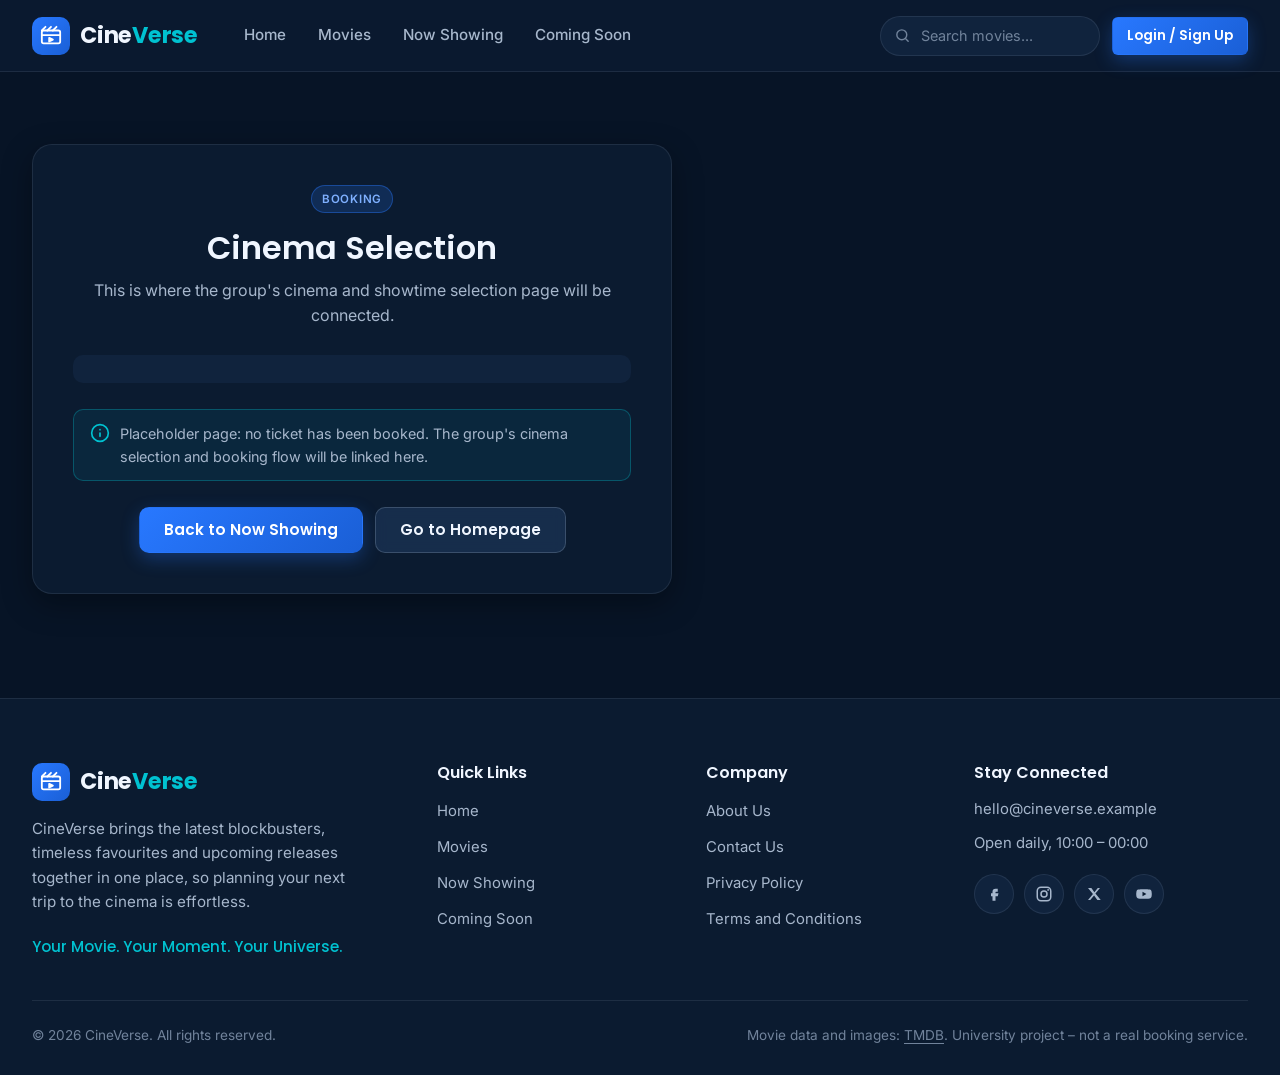
<file: placeholder.html>
<!DOCTYPE html>
<html lang="en">
<head>
  <meta charset="UTF-8">
  <meta name="viewport" content="width=device-width, initial-scale=1.0">
  <meta name="description" content="CineVerse placeholder page.">
  <meta name="theme-color" content="#071426">
  <title>CineVerse</title>
  <link rel="icon" href="assets/favicon.svg" type="image/svg+xml">
  <link rel="preconnect" href="https://fonts.googleapis.com">
  <link rel="preconnect" href="https://fonts.gstatic.com" crossorigin>
  <link href="https://fonts.googleapis.com/css2?family=Inter:wght@400;500;600&family=Poppins:wght@500;600;700&display=swap" rel="stylesheet">
  <link rel="stylesheet" href="css/style.css">
</head>
<body data-page="placeholder">
  <a class="skip-link" href="#main">Skip to content</a>

  <!-- ===== Shared navigation bar ===== -->
  <header class="navbar">
    <div class="container navbar__inner">
      <a class="logo" href="index.html" aria-label="CineVerse home">
        <span class="logo__icon"><svg viewBox="0 0 24 24" fill="none" stroke="currentColor" stroke-width="2" stroke-linecap="round" stroke-linejoin="round" aria-hidden="true"><rect x="2" y="6" width="20" height="14" rx="2"/><path d="m2 6 4-4M8 6l4-4M14 6l4-4M2 11h20"/><path d="m10 14 4 2-4 2z" fill="currentColor"/></svg></span>
        <span>Cine<span class="logo__accent">Verse</span></span>
      </a>
      <nav aria-label="Main">
        <ul class="nav-links">
          <li><a href="index.html">Home</a></li>
          <li><a href="movies.html">Movies</a></li>
          <li><a href="now-showing.html">Now Showing</a></li>
          <li><a href="index.html#coming-soon">Coming Soon</a></li>
        </ul>
      </nav>
      <div class="nav-actions">
        <form class="nav-search" action="movies.html" method="get" role="search">
          <svg viewBox="0 0 24 24" fill="none" stroke="currentColor" stroke-width="2" stroke-linecap="round" aria-hidden="true"><circle cx="11" cy="11" r="7"/><path d="m20 20-3.5-3.5"/></svg>
          <label class="visually-hidden" for="nav-search-input">Search movies</label>
          <input id="nav-search-input" type="search" name="search" placeholder="Search movies..." autocomplete="off">
        </form>
        <a class="btn btn--primary btn--sm btn--login" href="placeholder.html?page=login" data-login>Login / Sign Up</a>
        <button class="nav-toggle" type="button" aria-label="Open menu" aria-expanded="false" aria-controls="mobile-menu">
          <svg class="icon-open" viewBox="0 0 24 24" fill="none" stroke="currentColor" stroke-width="2" stroke-linecap="round" aria-hidden="true"><path d="M4 7h16M4 12h16M4 17h16"/></svg>
          <svg class="icon-close" viewBox="0 0 24 24" fill="none" stroke="currentColor" stroke-width="2" stroke-linecap="round" aria-hidden="true"><path d="M18 6 6 18M6 6l12 12"/></svg>
        </button>
      </div>
    </div>
  </header>

  <!-- Mobile menu (opened by the hamburger button) -->
  <div class="mobile-menu" id="mobile-menu">
    <form class="nav-search" action="movies.html" method="get" role="search">
          <svg viewBox="0 0 24 24" fill="none" stroke="currentColor" stroke-width="2" stroke-linecap="round" aria-hidden="true"><circle cx="11" cy="11" r="7"/><path d="m20 20-3.5-3.5"/></svg>
          <label class="visually-hidden" for="mobile-search-input">Search movies</label>
          <input id="mobile-search-input" type="search" name="search" placeholder="Search movies..." autocomplete="off">
        </form>
    <nav aria-label="Mobile">
      <ul class="mobile-menu__links">
        <li><a href="index.html">Home</a></li>
        <li><a href="movies.html">Movies</a></li>
        <li><a href="now-showing.html">Now Showing</a></li>
        <li><a href="index.html#coming-soon">Coming Soon</a></li>
      </ul>
    </nav>
    <a class="btn btn--primary btn--block" href="placeholder.html?page=login" data-login>Login / Sign Up</a>
  </div>

  <main id="main">
    <!-- Placeholder for pages built by other team members (booking, login, info pages). -->
    <section class="placeholder">
      <div class="container">
        <div class="placeholder__card">
          <span class="pill pill--primary" id="placeholder-label">Coming Soon</span>
          <h1 id="placeholder-title">Page Coming Soon</h1>
          <p id="placeholder-text">This page is part of another section of the CineVerse project.</p>
          <div class="placeholder__movie" id="placeholder-movie" hidden></div>
          <div class="notice" id="placeholder-notice" hidden>
            <svg viewBox="0 0 24 24" fill="none" stroke="currentColor" stroke-width="2" stroke-linecap="round" aria-hidden="true"><circle cx="12" cy="12" r="10"/><path d="M12 16v-4M12 8h.01"/></svg>
            <span>Placeholder page: no ticket has been booked. The group's cinema selection and booking flow will be linked here.</span>
          </div>
          <div class="placeholder__actions">
            <a class="btn btn--primary" href="now-showing.html">Back to Now Showing</a>
            <a class="btn btn--secondary" href="index.html">Go to Homepage</a>
          </div>
        </div>
      </div>
    </section>
  </main>

  <!-- ===== Shared footer ===== -->
  <footer class="footer">
    <div class="container">
      <div class="footer__grid">
        <div class="footer__brand">
          <a class="logo" href="index.html" aria-label="CineVerse home">
        <span class="logo__icon"><svg viewBox="0 0 24 24" fill="none" stroke="currentColor" stroke-width="2" stroke-linecap="round" stroke-linejoin="round" aria-hidden="true"><rect x="2" y="6" width="20" height="14" rx="2"/><path d="m2 6 4-4M8 6l4-4M14 6l4-4M2 11h20"/><path d="m10 14 4 2-4 2z" fill="currentColor"/></svg></span>
        <span>Cine<span class="logo__accent">Verse</span></span>
      </a>
          <p>CineVerse brings the latest blockbusters, timeless favourites and upcoming releases together in one place, so planning your next trip to the cinema is effortless.</p>
          <span class="footer__tagline">Your Movie. Your Moment. Your Universe.</span>
        </div>
        <div>
          <h3>Quick Links</h3>
          <ul class="footer__links">
            <li><a href="index.html">Home</a></li>
            <li><a href="movies.html">Movies</a></li>
            <li><a href="now-showing.html">Now Showing</a></li>
            <li><a href="index.html#coming-soon">Coming Soon</a></li>
          </ul>
        </div>
        <div>
          <h3>Company</h3>
          <ul class="footer__links">
            <li><a href="placeholder.html?page=about">About Us</a></li>
            <li><a href="placeholder.html?page=contact">Contact Us</a></li>
            <li><a href="placeholder.html?page=privacy">Privacy Policy</a></li>
            <li><a href="placeholder.html?page=terms">Terms and Conditions</a></li>
          </ul>
        </div>
        <div>
          <h3>Stay Connected</h3>
          <div class="footer__contact">
            <span>hello@cineverse.example</span>
            <span>Open daily, 10:00 – 00:00</span>
          </div>
          <ul class="socials">
            <li><a href="https://www.facebook.com/" target="_blank" rel="noopener" aria-label="CineVerse on Facebook"><svg viewBox="0 0 24 24" aria-hidden="true"><path d="M14 9h3V5h-3a4 4 0 0 0-4 4v2H8v4h2v6h4v-6h3l1-4h-4V9.5a.5.5 0 0 1 .5-.5z" fill="currentColor"/></svg></a></li>
            <li><a href="https://www.instagram.com/" target="_blank" rel="noopener" aria-label="CineVerse on Instagram"><svg viewBox="0 0 24 24" aria-hidden="true"><rect x="3" y="3" width="18" height="18" rx="5" fill="none" stroke="currentColor" stroke-width="2"/><circle cx="12" cy="12" r="4" fill="none" stroke="currentColor" stroke-width="2"/><circle cx="17.5" cy="6.5" r="1.2" fill="currentColor"/></svg></a></li>
            <li><a href="https://x.com/" target="_blank" rel="noopener" aria-label="CineVerse on X (Twitter)"><svg viewBox="0 0 24 24" aria-hidden="true"><path d="M4 4h4.5l4 5.6L17 4h3l-6.1 7.3L21 20h-4.5l-4.4-6.1L7 20H4l6.6-7.9z" fill="currentColor"/></svg></a></li>
            <li><a href="https://www.youtube.com/" target="_blank" rel="noopener" aria-label="CineVerse on YouTube"><svg viewBox="0 0 24 24" aria-hidden="true"><path d="M22 8.2a3 3 0 0 0-2.1-2.1C18 5.6 12 5.6 12 5.6s-6 0-7.9.5A3 3 0 0 0 2 8.2 31 31 0 0 0 1.6 12a31 31 0 0 0 .4 3.8 3 3 0 0 0 2.1 2.1c1.9.5 7.9.5 7.9.5s6 0 7.9-.5a3 3 0 0 0 2.1-2.1 31 31 0 0 0 .4-3.8 31 31 0 0 0-.4-3.8z" fill="currentColor"/><path d="m10 15 5.2-3L10 9z" fill="#0B1B30"/></svg></a></li>
          </ul>
        </div>
      </div>
      <div class="footer__bottom">
        <p>&copy; <span id="current-year">2026</span> CineVerse. All rights reserved.</p>
        <p>Movie data and images: <a href="https://www.themoviedb.org/" target="_blank" rel="noopener">TMDB</a>. University project – not a real booking service.</p>
      </div>
    </div>
  </footer>

  <script src="js/movies.js"></script>
  <script src="js/script.js"></script>
</body>
</html>
</file>
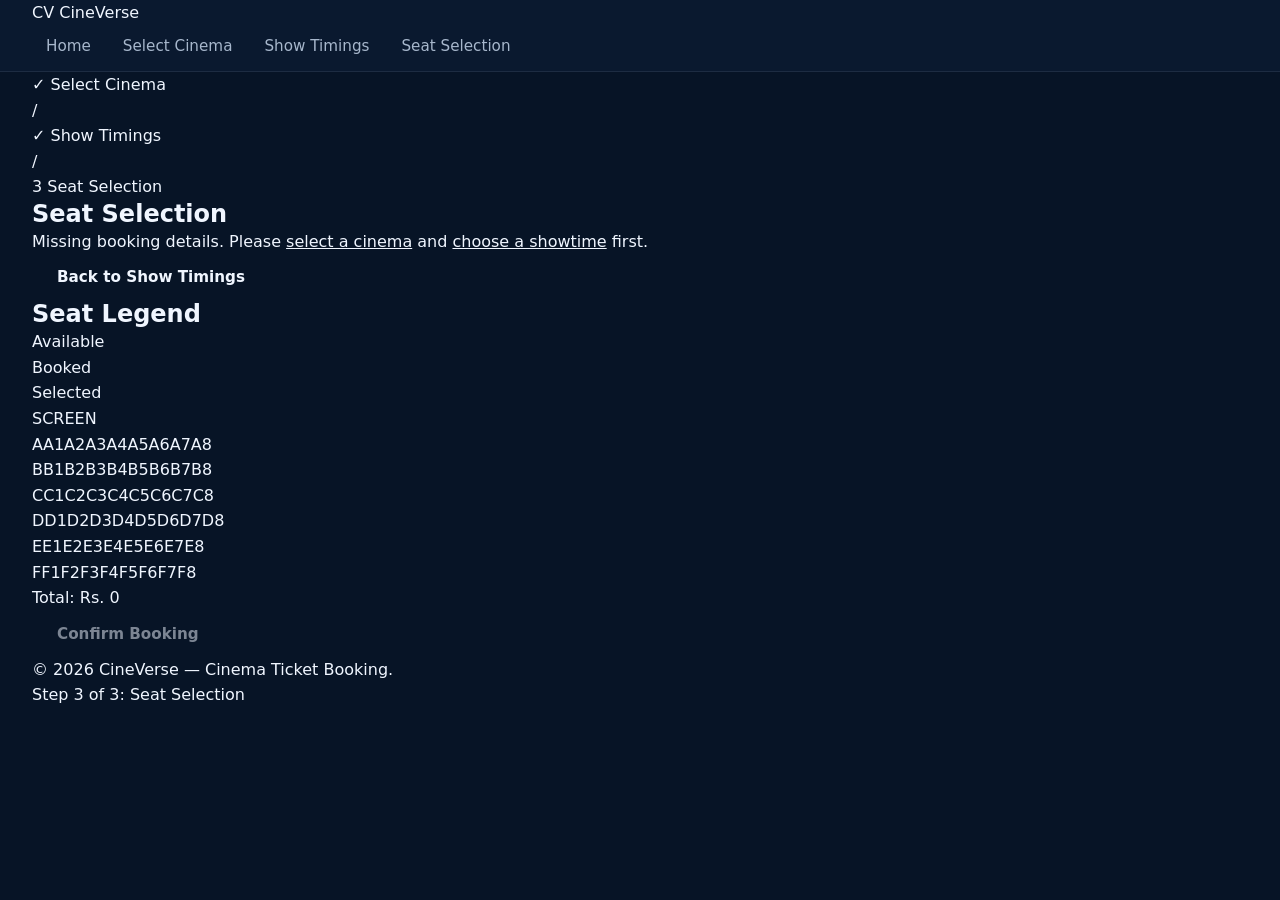
<file: pages/seat-selection.html>
<!DOCTYPE html>
<html lang="en">
<head>
  <meta charset="UTF-8" />
  <meta name="viewport" content="width=device-width, initial-scale=1.0" />
  <title>Seat Selection | CineVerse</title>
  <link rel="stylesheet" href="../css/style.css" />
</head>
<body>
  <!-- Site Header & Responsive Navigation -->
  <header class="site-header">
    <div class="container navbar">
      <a href="../index.html" class="brand-logo" aria-label="CineVerse Home">
        <span class="brand-badge" aria-hidden="true">CV</span>
        <span>Cine<span class="brand-highlight">Verse</span></span>
      </a>

      <button
        type="button"
        id="hamburgerBtn"
        class="hamburger-btn"
        aria-label="Toggle navigation menu"
        aria-expanded="false"
        aria-controls="primaryNav"
      >
        <span class="hamburger-line"></span>
        <span class="hamburger-line"></span>
        <span class="hamburger-line"></span>
      </button>

      <nav aria-label="Primary Navigation">
        <ul id="primaryNav" class="nav-links">
          <li><a href="../index.html" class="nav-link">Home</a></li>
          <li><a href="select-cinema.html" class="nav-link">Select Cinema</a></li>
          <li><a href="show-timings.html" class="nav-link">Show Timings</a></li>
          <li><a href="seat-selection.html" class="nav-link active">Seat Selection</a></li>
        </ul>
      </nav>
    </div>
  </header>

  <!-- Main Content -->
  <main class="main-content">
    <div class="container">

      <!-- Booking Progress Stepper -->
      <nav class="booking-steps" aria-label="Booking progress">
        <div class="step-item completed">
          <span class="step-number">&#10003;</span>
          <span>Select Cinema</span>
        </div>
        <span class="step-divider" aria-hidden="true">/</span>
        <div class="step-item completed">
          <span class="step-number">&#10003;</span>
          <span>Show Timings</span>
        </div>
        <span class="step-divider" aria-hidden="true">/</span>
        <div class="step-item active" aria-current="step">
          <span class="step-number">3</span>
          <span>Seat Selection</span>
        </div>
      </nav>

      <!-- Page Hero -->
      <section class="page-hero">
        <div class="hero-text">
          <h1>Seat Selection</h1>
          <p id="bookingContextSummary">Loading your selected cinema...</p>
        </div>
        <div class="landing-actions">
          <a href="show-timings.html" class="btn btn-secondary">Back to Show Timings</a>
        </div>
      </section>

      <!-- Seat Legend -->
      <section class="seat-legend-section" aria-label="Seat legend">
        <h2 class="seat-legend-title">Seat Legend</h2>
        <ul class="seat-legend-list">
          <li><span class="seat available" aria-hidden="true"></span> Available</li>
          <li><span class="seat booked"    aria-hidden="true"></span> Booked</li>
          <li><span class="seat selected"  aria-hidden="true"></span> Selected</li>
        </ul>
        <div class="screen-bar" role="img" aria-label="Cinema screen">SCREEN</div>
      </section>

      <!-- Seat Grid -->
      <section class="seat-selection-section">
        <div
          id="seatGrid"
          class="seat-grid"
          role="group"
          aria-label="Seat map — rows A to F, 8 seats per row"
        ></div>

        <!-- Summary & Actions -->
        <div class="selection-summary">
          <p id="totalPrice" class="total-price">Total: Rs. 0</p>
          <p
            id="seatSelectionErrorMsg"
            class="error-msg"
            role="alert"
            aria-live="polite"
            hidden
          >Select at least one seat!</p>
          <button id="nextToConfirmBtn" class="btn btn-primary">Confirm Booking</button>
        </div>
      </section>

    </div><!-- /.container -->
  </main>

  <!-- Site Footer -->
  <footer class="site-footer">
    <div class="container footer-inner">
      <p>&copy; 2026 CineVerse &mdash; Cinema Ticket Booking.</p>
      <p>Step 3 of 3: Seat Selection</p>
    </div>
  </footer>

  <!-- Booking Confirmation Modal (hidden by default) -->
  <div
    id="bookingModal"
    class="modal"
    role="dialog"
    aria-modal="true"
    aria-labelledby="modalHeading"
    hidden
  >
    <div class="modal-content">
      <h2 id="modalHeading">Booking Confirmed</h2>
      <p id="modalSeats"></p>
      <p id="modalCinema"></p>
      <p id="modalDateTime"></p>
      <p id="modalTotal"></p>
      <button id="modalCloseBtn" class="btn btn-secondary">Close</button>
    </div>
  </div>

  <script src="../js/booking.js"></script>
</body>
</html>
</file>
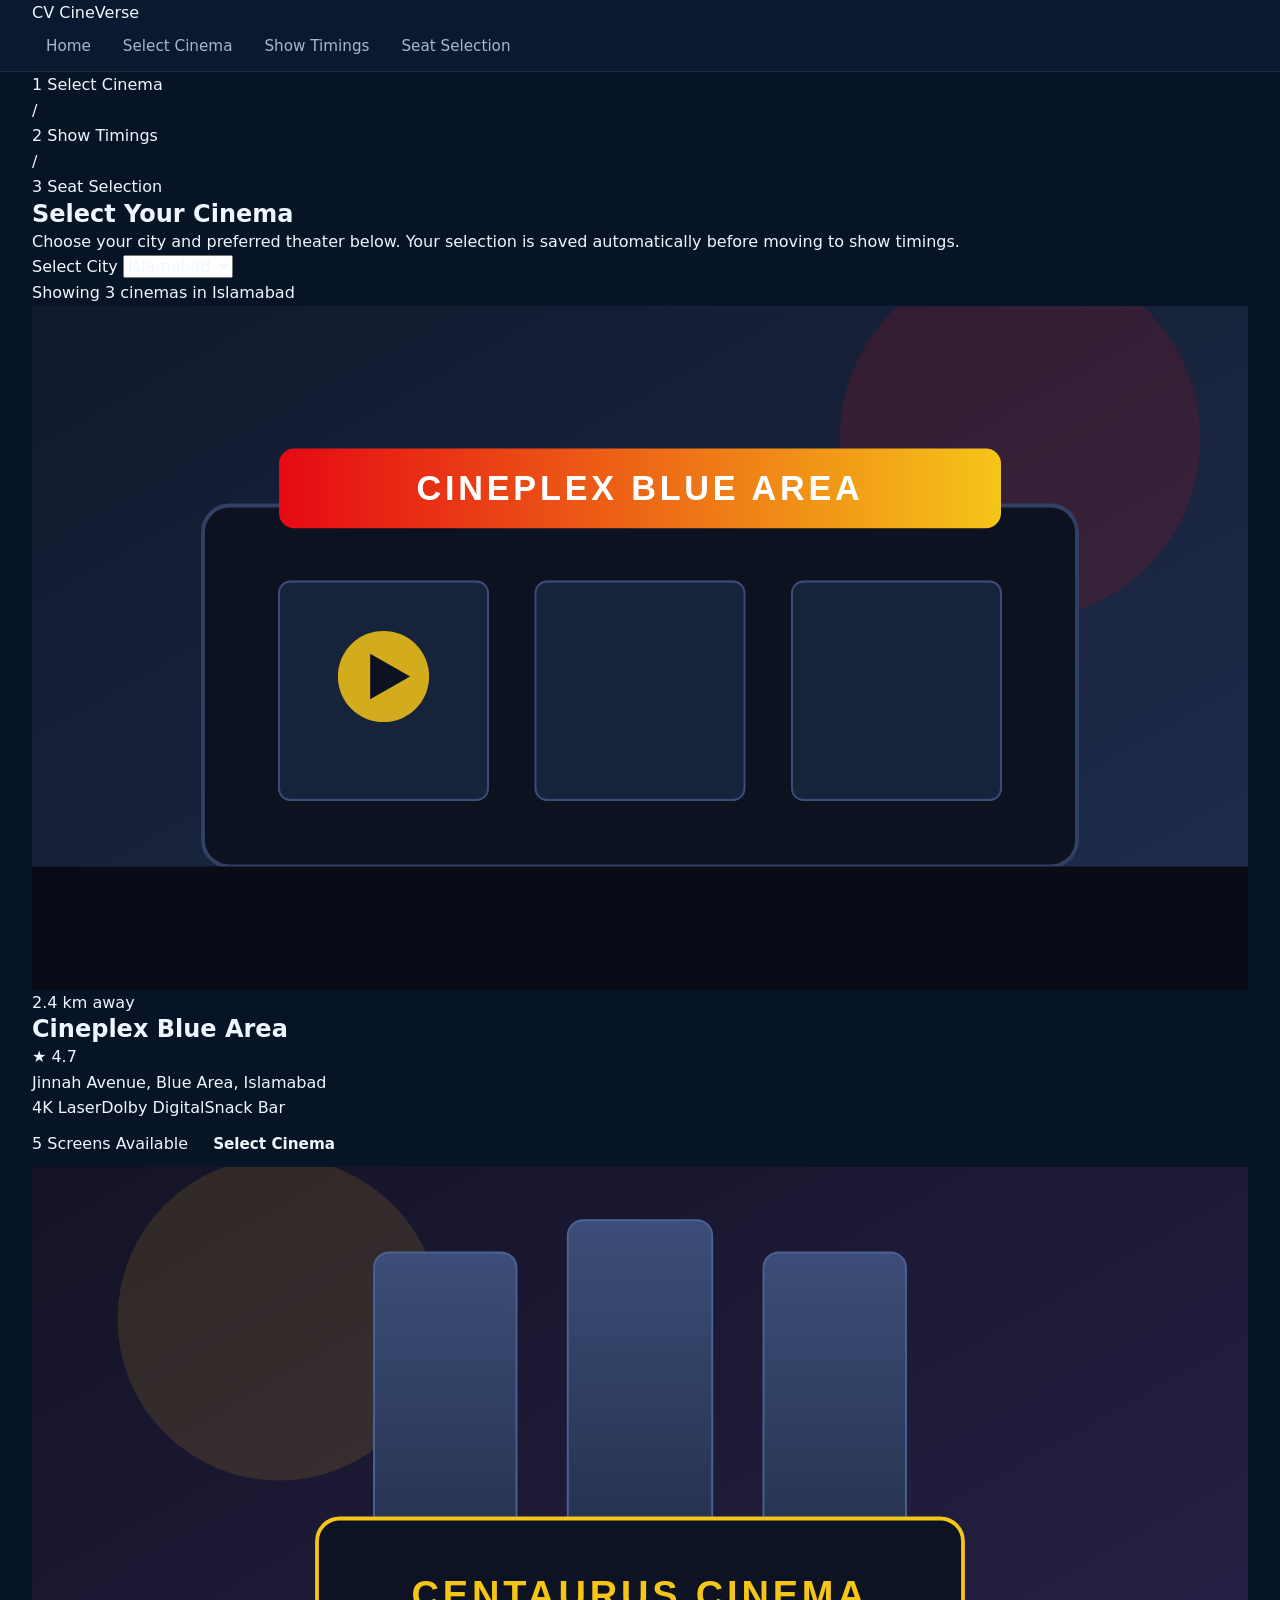
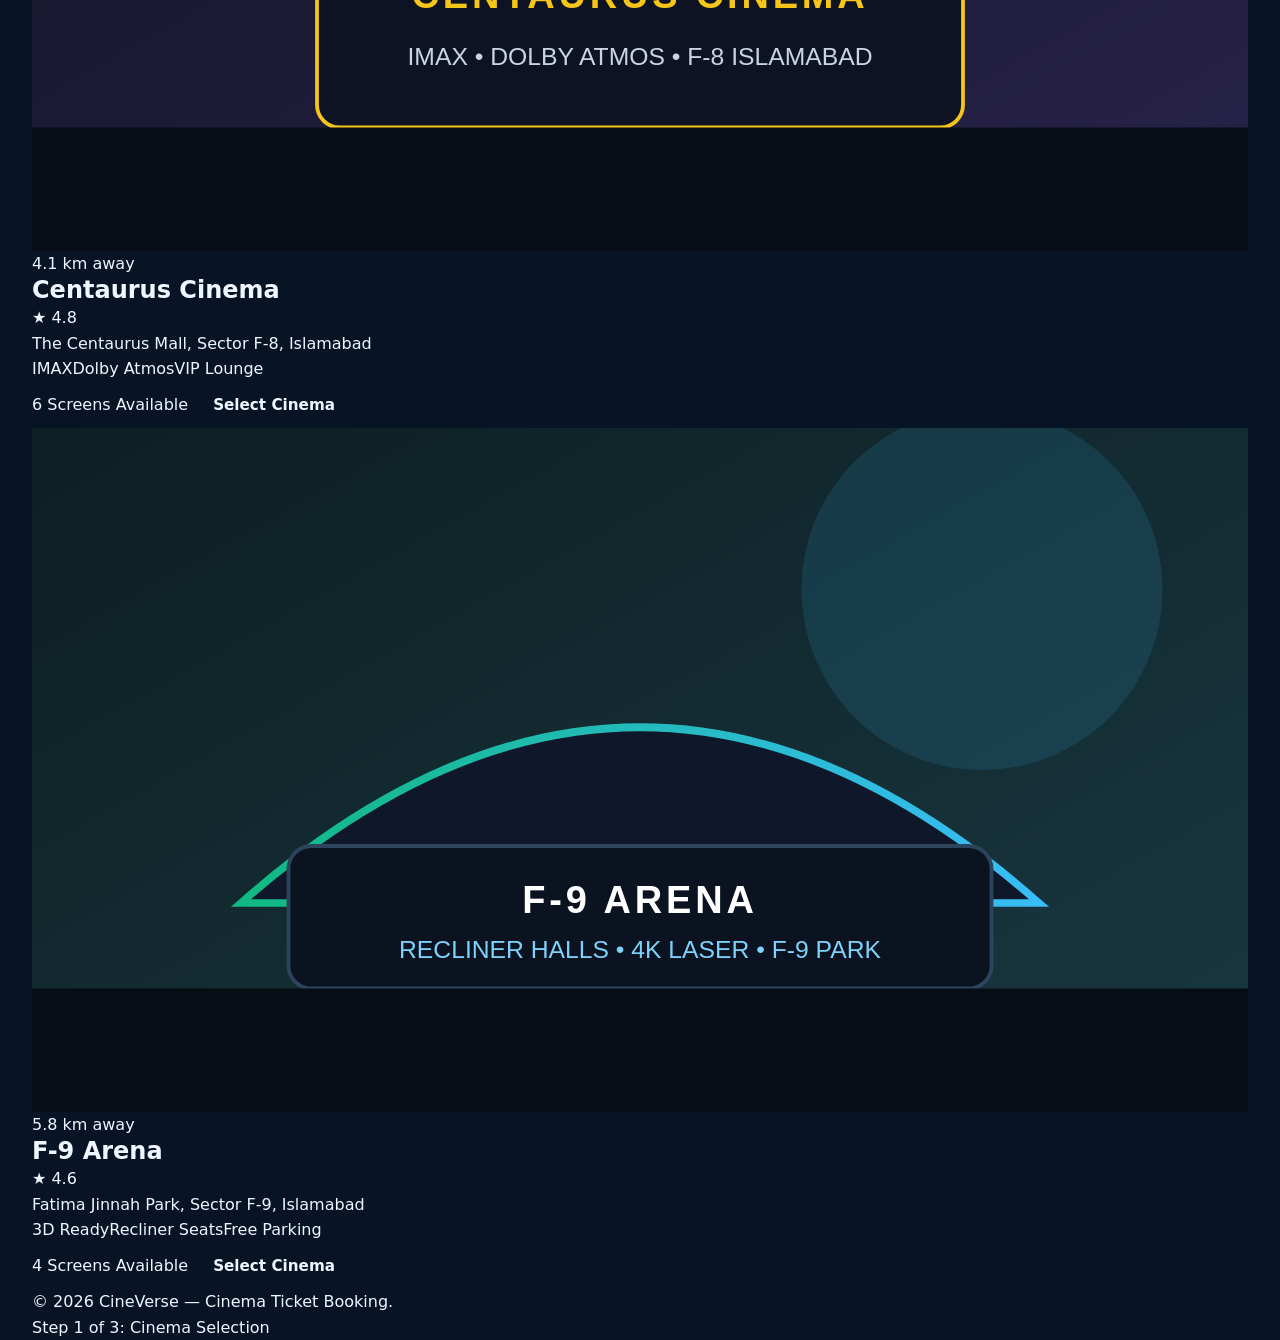
<file: pages/select-cinema.html>
<!DOCTYPE html>
<html lang="en">
<head>
  <meta charset="UTF-8" />
  <meta name="viewport" content="width=device-width, initial-scale=1.0" />
  <title>Select Cinema | CineVerse</title>
  <link rel="stylesheet" href="../css/style.css" />
</head>
<body>
  <!-- Site Header & Responsive Navigation -->
  <header class="site-header">
    <div class="container navbar">
      <a href="../index.html" class="brand-logo" aria-label="CineVerse Home">
        <span class="brand-badge" aria-hidden="true">CV</span>
        <span>Cine<span class="brand-highlight">Verse</span></span>
      </a>

      <!-- Mobile Hamburger Button -->
      <button
        type="button"
        id="hamburgerBtn"
        class="hamburger-btn"
        aria-label="Toggle navigation menu"
        aria-expanded="false"
        aria-controls="primaryNav"
      >
        <span class="hamburger-line"></span>
        <span class="hamburger-line"></span>
        <span class="hamburger-line"></span>
      </button>

      <nav aria-label="Primary Navigation">
        <ul id="primaryNav" class="nav-links">
          <li><a href="../index.html" class="nav-link">Home</a></li>
          <li><a href="select-cinema.html" class="nav-link active">Select Cinema</a></li>
          <li><a href="show-timings.html" class="nav-link">Show Timings</a></li>
          <li><a href="seat-selection.html" class="nav-link">Seat Selection</a></li>
        </ul>
      </nav>
    </div>
  </header>

  <!-- Main Booking Content -->
  <main class="main-content">
    <div class="container">
      <!-- Booking Progress Indicator -->
      <nav class="booking-steps" aria-label="Booking progress">
        <div class="step-item active" aria-current="step">
          <span class="step-number">1</span>
          <span>Select Cinema</span>
        </div>
        <span class="step-divider" aria-hidden="true">/</span>
        <div class="step-item">
          <span class="step-number">2</span>
          <span>Show Timings</span>
        </div>
        <span class="step-divider" aria-hidden="true">/</span>
        <div class="step-item">
          <span class="step-number">3</span>
          <span>Seat Selection</span>
        </div>
      </nav>

      <!-- Page Title & City Selector -->
      <section class="page-hero" aria-labelledby="selectCinemaHeading">
        <div class="hero-text">
          <h1 id="selectCinemaHeading">Select Your Cinema</h1>
          <p>
            Choose your city and preferred theater below. Your selection is saved
            automatically before moving to show timings.
          </p>
        </div>

        <div class="city-filter-box">
          <label for="citySelect" class="city-filter-label">Select City</label>
          <select id="citySelect" name="city" class="city-select">
            <option value="Islamabad" selected>Islamabad</option>
            <option value="Rawalpindi">Rawalpindi</option>
            <option value="Lahore">Lahore</option>
            <option value="Karachi">Karachi</option>
          </select>
        </div>
      </section>

      <!-- Results Summary & Saved Selection Pill -->
      <div class="results-toolbar">
        <p id="resultsCount" class="results-count" aria-live="polite">
          Loading cinemas...
        </p>
        <p id="savedSelectionBanner" class="saved-selection-pill" hidden></p>
      </div>

      <!-- Dynamic Cinema Cards Grid (populated by js/booking.js) -->
      <section id="cinemaGrid" class="cinema-grid" aria-label="Available Cinemas">
        <noscript>
          <p class="empty-state">
            Please enable JavaScript to view and select available cinemas.
          </p>
        </noscript>
      </section>
    </div>
  </main>

  <!-- Site Footer -->
  <footer class="site-footer">
    <div class="container footer-inner">
      <p>&copy; 2026 CineVerse &mdash; Cinema Ticket Booking.</p>
      <p>Step 1 of 3: Cinema Selection</p>
    </div>
  </footer>

  <script src="../js/booking.js"></script>
</body>
</html>
</file>
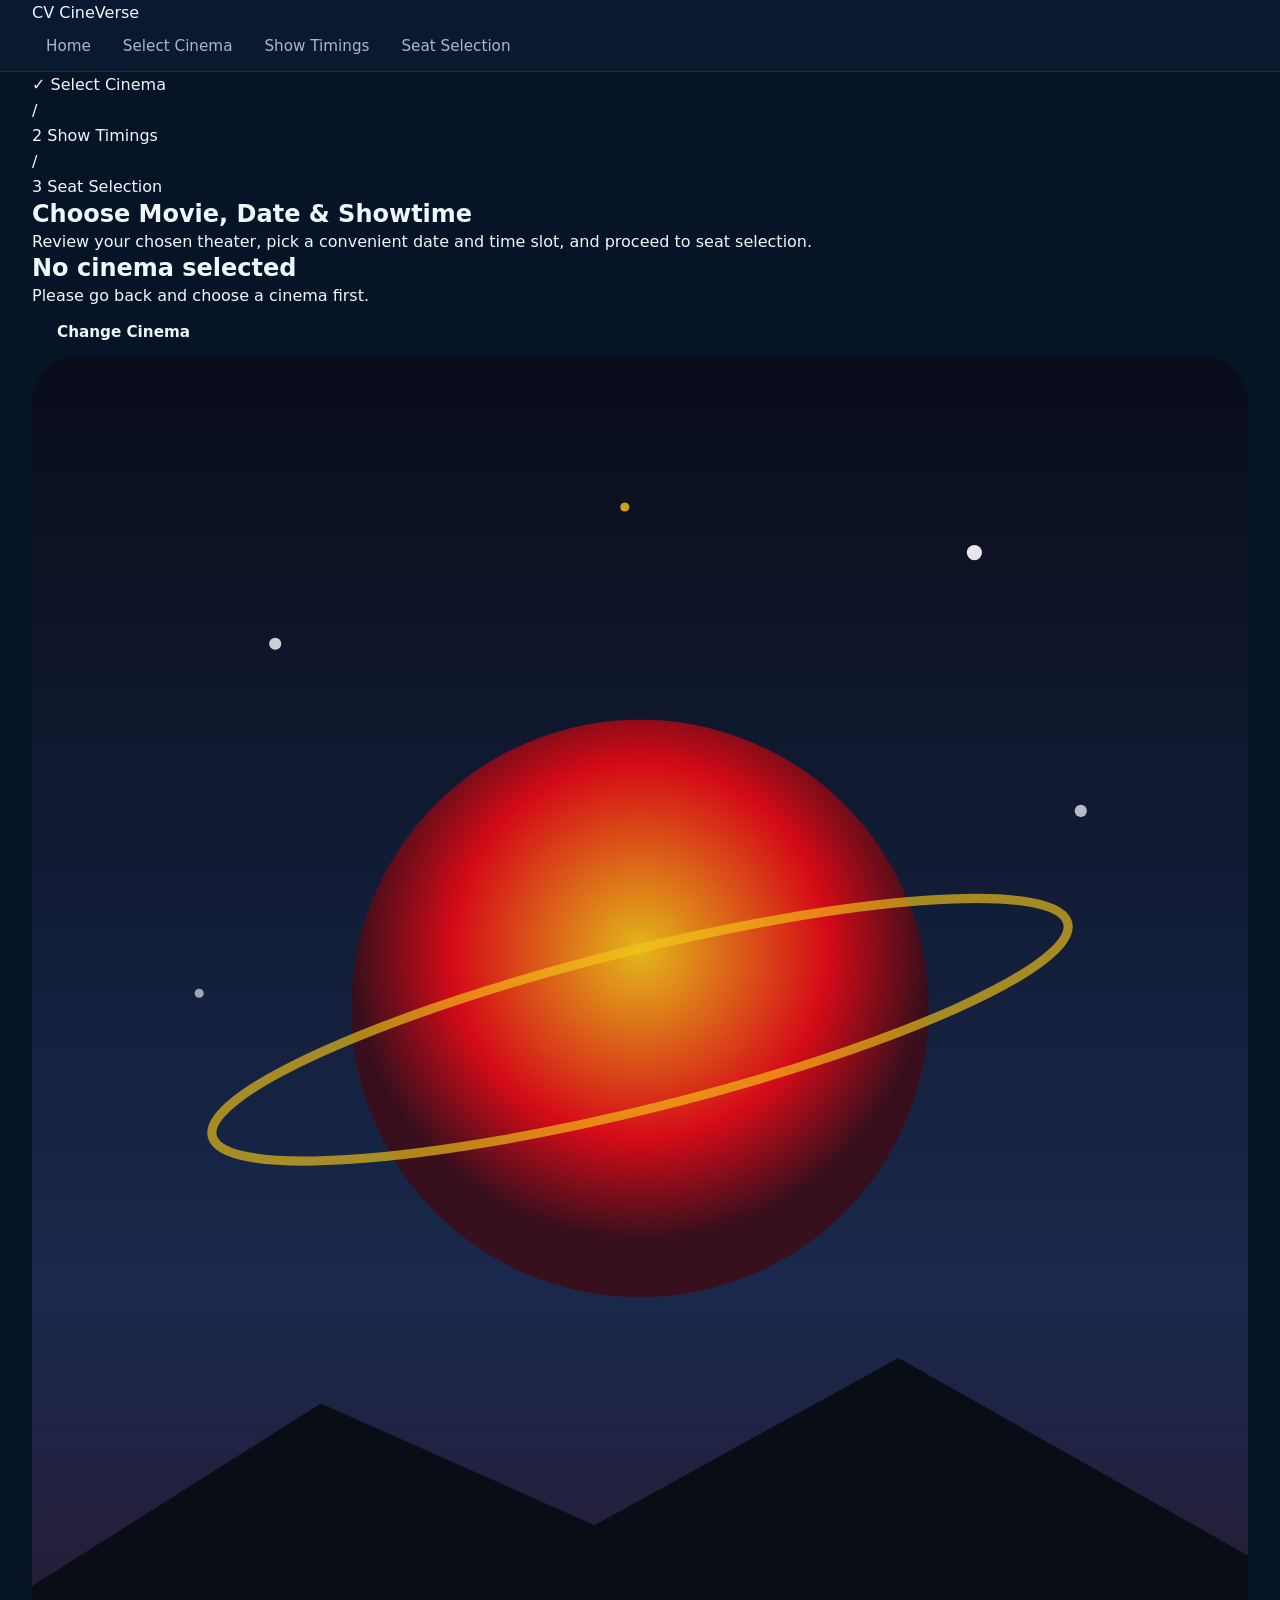
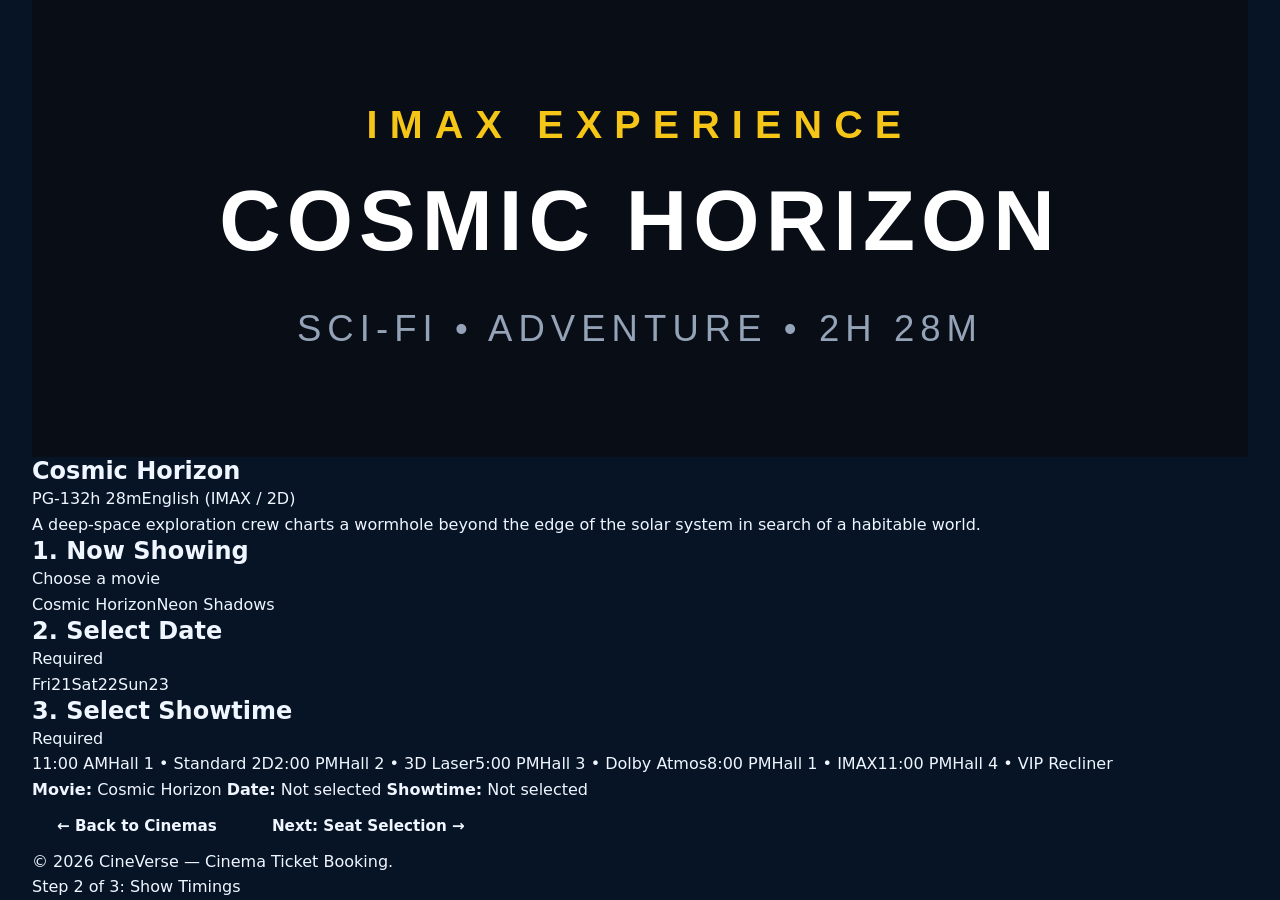
<file: pages/show-timings.html>
<!DOCTYPE html>
<html lang="en">
<head>
  <meta charset="UTF-8" />
  <meta name="viewport" content="width=device-width, initial-scale=1.0" />
  <title>Show Timings | CineVerse</title>
  <link rel="stylesheet" href="../css/style.css" />
</head>
<body>
  <!-- Site Header & Responsive Navigation -->
  <header class="site-header">
    <div class="container navbar">
      <a href="../index.html" class="brand-logo" aria-label="CineVerse Home">
        <span class="brand-badge" aria-hidden="true">CV</span>
        <span>Cine<span class="brand-highlight">Verse</span></span>
      </a>

      <!-- Mobile Hamburger Button -->
      <button
        type="button"
        id="hamburgerBtn"
        class="hamburger-btn"
        aria-label="Toggle navigation menu"
        aria-expanded="false"
        aria-controls="primaryNav"
      >
        <span class="hamburger-line"></span>
        <span class="hamburger-line"></span>
        <span class="hamburger-line"></span>
      </button>

      <nav aria-label="Primary Navigation">
        <ul id="primaryNav" class="nav-links">
          <li><a href="../index.html" class="nav-link">Home</a></li>
          <li><a href="select-cinema.html" class="nav-link">Select Cinema</a></li>
          <li><a href="show-timings.html" class="nav-link active">Show Timings</a></li>
          <li><a href="seat-selection.html" class="nav-link">Seat Selection</a></li>
        </ul>
      </nav>
    </div>
  </header>

  <!-- Main Content -->
  <main class="main-content" id="showTimingsPage">
    <div class="container">
      <!-- Booking Progress Indicator -->
      <nav class="booking-steps" aria-label="Booking progress">
        <div class="step-item completed">
          <span class="step-number">&#10003;</span>
          <span>Select Cinema</span>
        </div>
        <span class="step-divider" aria-hidden="true">/</span>
        <div class="step-item active" aria-current="step">
          <span class="step-number">2</span>
          <span>Show Timings</span>
        </div>
        <span class="step-divider" aria-hidden="true">/</span>
        <div class="step-item">
          <span class="step-number">3</span>
          <span>Seat Selection</span>
        </div>
      </nav>

      <!-- Page Heading -->
      <section class="page-hero" aria-labelledby="showTimingsHeading">
        <div class="hero-text">
          <h1 id="showTimingsHeading">Choose Movie, Date &amp; Showtime</h1>
          <p>
            Review your chosen theater, pick a convenient date and time slot, and
            proceed to seat selection.
          </p>
        </div>
      </section>

      <!-- Selected Cinema Context Banner (populated from localStorage) -->
      <section
        id="selectedCinemaBanner"
        class="cinema-context-card"
        aria-label="Selected cinema details"
      >
        <div class="cinema-context-info">
          <h2 id="selectedCinemaTitle">Loading selected cinema...</h2>
          <p id="selectedCinemaMeta">Checking your saved selection...</p>
        </div>
        <a id="changeCinemaLink" href="select-cinema.html" class="btn btn-secondary">
          Change Cinema
        </a>
      </section>

      <!-- Main Two-Column Show Timings Layout -->
      <div class="timings-layout">
        <!-- Left Column: Movie Poster & Details -->
        <aside class="movie-poster-card" aria-labelledby="movieTitle">
          <div class="movie-poster-frame">
            <img
              id="moviePosterImg"
              src="../images/movie-poster.svg"
              alt="Featured movie poster"
            />
          </div>
          <div class="movie-details-body">
            <h2 id="movieTitle" class="movie-title">Loading movie...</h2>
            <div id="movieMetaBadges" class="movie-badges"></div>
            <p id="movieSynopsis" class="movie-synopsis"></p>
          </div>
        </aside>

        <!-- Right Column: Movie Switcher, Date Selector & Time Slots -->
        <section class="schedule-panel" aria-label="Showtime Schedule">
          <!-- Now Showing Movie Selector -->
          <div>
            <div class="selector-group-header">
              <h2>1. Now Showing</h2>
              <span class="selector-hint">Choose a movie</span>
            </div>
            <div id="movieSwitcher" class="movie-switcher" role="group" aria-label="Select movie"></div>
          </div>

          <!-- Interactive Date Selector Buttons (rendered from JS data) -->
          <div>
            <div class="selector-group-header">
              <h2>2. Select Date</h2>
              <span class="selector-hint">Required</span>
            </div>
            <div id="dateSelector" class="date-grid" role="group" aria-label="Select show date"></div>
          </div>

          <!-- Showtime Slot Buttons (rendered from JS data) -->
          <div>
            <div class="selector-group-header">
              <h2>3. Select Showtime</h2>
              <span class="selector-hint">Required</span>
            </div>
            <div id="timeSlotGrid" class="timeslot-grid" role="group" aria-label="Select showtime"></div>
          </div>

          <!-- Live Selection Summary -->
          <div id="timingSelectionSummary" class="selection-summary-box" aria-live="polite">
            <span class="summary-field"><strong>Movie:</strong> <span id="summaryMovie">-</span></span>
            <span class="summary-field"><strong>Date:</strong> <span id="summaryDate">Not selected</span></span>
            <span class="summary-field"><strong>Showtime:</strong> <span id="summaryTime">Not selected</span></span>
          </div>

          <!-- Inline Validation Message -->
          <p id="timingValidationMsg" class="validation-message" role="alert" hidden></p>

          <!-- Navigation Actions -->
          <div class="schedule-actions">
            <a href="select-cinema.html" class="btn btn-secondary">&larr; Back to Cinemas</a>
            <button type="button" id="nextToSeatsBtn" class="btn btn-primary">
              Next: Seat Selection &rarr;
            </button>
          </div>
        </section>
      </div>
    </div>
  </main>

  <!-- Site Footer -->
  <footer class="site-footer">
    <div class="container footer-inner">
      <p>&copy; 2026 CineVerse &mdash; Cinema Ticket Booking.</p>
      <p>Step 2 of 3: Show Timings</p>
    </div>
  </footer>

  <script src="../js/booking.js"></script>
</body>
</html>
</file>
<file: css/style.css>
/* ==========================================================================
   CineVerse – Midnight Blue Cinema
   Shared stylesheet for every page.

   CONTENTS
   1.  Design tokens (colours, fonts, spacing)
   2.  Reset & base elements
   3.  Layout helpers & buttons
   4.  Navigation bar
   5.  Hero carousel (homepage)
   6.  Section headings
   7.  Movie cards
   8.  Horizontal movie row (Trending)
   9.  Coming-soon cards
   10. Genre cards
   11. Promotional banner
   12. Page header (Movies / Now Showing)
   13. Toolbar: search, filters, sorting
   14. Movie grid & empty state
   15. Featured banner (Now Showing)
   16. Movie details dialog
   17. Footer
   18. Placeholder page
   19. Animations
   20. Responsive breakpoints
   ========================================================================== */

/* 1. DESIGN TOKENS ======================================================= */
:root {
  --bg-main: #071426;
  --bg-secondary: #0B1B30;
  --bg-card: #10233D;
  --bg-elevated: #1C3557;
  --primary: #2878FF;
  --cyan: #00C2D1;
  --text-main: #F0F6FF;
  --text-secondary: #A7B7CC;
  --text-muted: #71839B;

  --gradient-primary: linear-gradient(135deg, #2878FF 0%, #1A5FD6 100%);
  --border-subtle: rgba(167, 183, 204, 0.12);
  --shadow-card: 0 10px 30px rgba(0, 0, 0, 0.35);
  --shadow-soft: 0 4px 14px rgba(0, 0, 0, 0.25);

  --font-heading: "Poppins", system-ui, sans-serif;
  --font-body: "Inter", system-ui, sans-serif;

  --radius-sm: 6px;
  --radius-md: 10px;
  --radius-lg: 16px;

  --container: 1280px;
  --nav-height: 72px;
  --transition: 0.25s ease;
}

/* 2. RESET & BASE ======================================================== */
*,
*::before,
*::after { box-sizing: border-box; margin: 0; padding: 0; }

html { scroll-behavior: smooth; scroll-padding-top: calc(var(--nav-height) + 16px); }

body {
  font-family: var(--font-body);
  font-size: 1rem;
  line-height: 1.6;
  color: var(--text-main);
  background-color: var(--bg-main);
  overflow-x: hidden;
  -webkit-font-smoothing: antialiased;
}

body.no-scroll { overflow: hidden; }

h1, h2, h3, h4 { font-family: var(--font-heading); line-height: 1.2; font-weight: 600; }

img { display: block; max-width: 100%; }

a { color: inherit; text-decoration: none; }

button, input, select { font: inherit; color: inherit; }

button { cursor: pointer; background: none; border: none; }

ul { list-style: none; }

:focus-visible { outline: 2px solid var(--cyan); outline-offset: 3px; }

.visually-hidden {
  position: absolute !important; width: 1px; height: 1px; overflow: hidden;
  clip: rect(0 0 0 0); white-space: nowrap; border: 0;
}

.skip-link {
  position: absolute; left: 16px; top: -60px; z-index: 200;
  padding: 10px 16px; border-radius: var(--radius-sm);
  background: var(--primary); color: #fff; font-weight: 600;
  transition: top var(--transition);
}
.skip-link:focus { top: 12px; }

/* 3. LAYOUT HELPERS & BUTTONS ============================================ */
.container { width: 100%; max-width: var(--container); margin: 0 auto; padding: 0 32px; }

.section { padding: 64px 0; }
.section--alt { background: var(--bg-secondary); }

.btn {
  display: inline-flex; align-items: center; justify-content: center; gap: 8px;
  min-height: 46px; padding: 0 24px;
  border-radius: var(--radius-md); border: 1px solid transparent;
  font-family: var(--font-heading); font-weight: 600; font-size: 0.95rem;
  white-space: nowrap;
  transition: background var(--transition), border-color var(--transition),
              color var(--transition), transform var(--transition), box-shadow var(--transition);
}
.btn svg { width: 18px; height: 18px; flex-shrink: 0; }
.btn:active { transform: scale(0.97); }

.btn--primary { background: var(--gradient-primary); color: #fff; box-shadow: 0 6px 18px rgba(40, 120, 255, 0.3); }
.btn--primary:hover { background: linear-gradient(135deg, #3A86FF 0%, var(--cyan) 140%); box-shadow: 0 6px 22px rgba(0, 194, 209, 0.28); }

.btn--secondary { background: rgba(28, 53, 87, 0.7); border-color: rgba(167, 183, 204, 0.25); color: var(--text-main); backdrop-filter: blur(6px); }
.btn--secondary:hover { border-color: var(--cyan); color: var(--cyan); }

.btn--ghost { color: var(--text-secondary); border-color: var(--border-subtle); }
.btn--ghost:hover { color: var(--cyan); border-color: var(--cyan); }

.btn--sm { min-height: 38px; padding: 0 14px; font-size: 0.85rem; border-radius: var(--radius-sm); }
.btn--block { width: 100%; }

.text-link {
  display: inline-flex; align-items: center; gap: 6px;
  color: var(--primary); font-weight: 600; font-size: 0.92rem;
  transition: color var(--transition), gap var(--transition);
}
.text-link svg { width: 16px; height: 16px; }
.text-link:hover { color: var(--cyan); gap: 10px; }

.rating { display: inline-flex; align-items: center; gap: 4px; font-weight: 600; color: var(--text-main); }
.rating svg { width: 14px; height: 14px; color: #FFC531; }
.rating--tba { color: var(--text-muted); font-weight: 500; }

.pill {
  display: inline-flex; align-items: center; gap: 6px;
  padding: 4px 10px; border-radius: 999px;
  font-size: 0.72rem; font-weight: 600; letter-spacing: 0.06em; text-transform: uppercase;
}
.pill--primary { background: rgba(40, 120, 255, 0.18); color: #7FB0FF; border: 1px solid rgba(40, 120, 255, 0.4); }
.pill--cyan { background: rgba(0, 194, 209, 0.15); color: var(--cyan); border: 1px solid rgba(0, 194, 209, 0.35); }
.pill--dark { background: rgba(7, 20, 38, 0.82); color: var(--text-main); backdrop-filter: blur(6px); }

/* 4. NAVIGATION BAR ====================================================== */
.navbar {
  position: sticky; top: 0; z-index: 100;
  height: var(--nav-height);
  background: rgba(11, 27, 48, 0.92);
  backdrop-filter: blur(12px);
  border-bottom: 1px solid var(--border-subtle);
  transition: box-shadow var(--transition), background var(--transition);
}
.navbar.is-scrolled { background: rgba(11, 27, 48, 0.98); box-shadow: 0 6px 24px rgba(0, 0, 0, 0.35); }

.navbar__inner { display: flex; align-items: center; gap: 32px; height: 100%; }

.logo { display: inline-flex; align-items: center; gap: 10px; font-family: var(--font-heading); font-weight: 700; font-size: 1.4rem; letter-spacing: -0.01em; }
.logo__icon {
  display: grid; place-items: center; width: 38px; height: 38px;
  border-radius: 10px; background: var(--gradient-primary); color: #fff;
}
.logo__icon svg { width: 22px; height: 22px; }
.logo__accent { color: var(--cyan); }

.nav-links { display: flex; align-items: center; gap: 4px; }
.nav-links a {
  position: relative; display: block; padding: 8px 14px;
  border-radius: var(--radius-sm);
  font-weight: 500; font-size: 0.95rem; color: var(--text-secondary);
  transition: color var(--transition), background var(--transition);
}
.nav-links a:hover { color: var(--text-main); background: rgba(28, 53, 87, 0.6); }
.nav-links a.is-active { color: var(--text-main); }
.nav-links a.is-active::after {
  content: ""; position: absolute; left: 14px; right: 14px; bottom: 0;
  height: 2px; border-radius: 2px; background: var(--cyan);
}

.nav-actions { display: flex; align-items: center; gap: 12px; margin-left: auto; }

.nav-search { position: relative; display: flex; align-items: center; }
.nav-search input {
  width: 220px; height: 40px; padding: 0 14px 0 40px;
  border-radius: 999px; border: 1px solid var(--border-subtle);
  background: var(--bg-card); color: var(--text-main); font-size: 0.9rem;
  transition: border-color var(--transition), width var(--transition);
}
.nav-search input::placeholder { color: var(--text-muted); }
.nav-search input:focus { outline: none; border-color: var(--cyan); width: 260px; }
.nav-search svg { position: absolute; left: 14px; width: 17px; height: 17px; color: var(--text-muted); pointer-events: none; }

.nav-toggle {
  display: none; width: 44px; height: 44px; border-radius: var(--radius-sm);
  align-items: center; justify-content: center; color: var(--text-main);
  border: 1px solid var(--border-subtle);
}
.nav-toggle svg { width: 22px; height: 22px; }
.nav-toggle .icon-close { display: none; }
.nav-toggle[aria-expanded="true"] .icon-open { display: none; }
.nav-toggle[aria-expanded="true"] .icon-close { display: block; }

/* Mobile drawer menu (shown under 960px) */
.mobile-menu {
  position: fixed; top: var(--nav-height); left: 0; right: 0; bottom: 0; z-index: 99;
  padding: 24px 24px 40px;
  background: var(--bg-secondary);
  border-top: 1px solid var(--border-subtle);
  overflow-y: auto;
  transform: translateY(-8px); opacity: 0; visibility: hidden;
  transition: opacity var(--transition), transform var(--transition), visibility var(--transition);
}
.mobile-menu.is-open { transform: none; opacity: 1; visibility: visible; }
.mobile-menu .nav-search input,
.mobile-menu .nav-search input:focus { width: 100%; height: 48px; }
.mobile-menu__links { display: flex; flex-direction: column; gap: 4px; margin: 20px 0; }
.mobile-menu__links a {
  display: block; padding: 14px 16px; border-radius: var(--radius-md);
  font-family: var(--font-heading); font-weight: 500; font-size: 1.05rem; color: var(--text-secondary);
}
.mobile-menu__links a:hover { background: var(--bg-card); color: var(--text-main); }
.mobile-menu__links a.is-active { background: var(--bg-card); color: var(--text-main); box-shadow: inset 3px 0 0 var(--cyan); }

/* 5. HERO CAROUSEL ======================================================= */
.hero { position: relative; height: min(82vh, 760px); min-height: 540px; overflow: hidden; background: var(--bg-main); }

.hero__slide {
  position: absolute; inset: 0;
  opacity: 0; visibility: hidden;
  transition: opacity 0.8s ease, visibility 0.8s ease;
}
.hero__slide.is-active { opacity: 1; visibility: visible; }

.hero__bg { position: absolute; inset: 0; width: 100%; height: 100%; object-fit: cover; object-position: center 25%; transform: scale(1.04); transition: transform 7s ease; }
.hero__slide.is-active .hero__bg { transform: scale(1); }

.hero__overlay {
  position: absolute; inset: 0;
  background:
    linear-gradient(90deg, rgba(7, 20, 38, 0.97) 0%, rgba(7, 20, 38, 0.82) 35%, rgba(7, 20, 38, 0.25) 70%, rgba(7, 20, 38, 0.1) 100%),
    linear-gradient(0deg, var(--bg-main) 0%, rgba(7, 20, 38, 0) 35%);
}

.hero__slide > .container { height: 100%; }
.hero__content { position: relative; z-index: 2; display: flex; flex-direction: column; justify-content: center; height: 100%; max-width: 620px; padding-bottom: 40px; }
.hero__slide.is-active .hero__content > * { animation: fadeUp 0.7s ease both; }
.hero__slide.is-active .hero__content > *:nth-child(2) { animation-delay: 0.08s; }
.hero__slide.is-active .hero__content > *:nth-child(3) { animation-delay: 0.16s; }
.hero__slide.is-active .hero__content > *:nth-child(4) { animation-delay: 0.24s; }
.hero__slide.is-active .hero__content > *:nth-child(5) { animation-delay: 0.32s; }

.hero__label { display: inline-flex; align-items: center; gap: 10px; margin-bottom: 18px; color: var(--cyan); font-size: 0.8rem; font-weight: 600; letter-spacing: 0.2em; text-transform: uppercase; }
.hero__label::before { content: ""; width: 28px; height: 2px; background: var(--cyan); }

.hero__title { font-size: clamp(2.4rem, 5.4vw, 4.4rem); font-weight: 700; letter-spacing: -0.02em; margin-bottom: 16px; text-shadow: 0 4px 30px rgba(0, 0, 0, 0.4); }

.hero__meta { display: flex; flex-wrap: wrap; align-items: center; gap: 10px 16px; margin-bottom: 18px; color: var(--text-secondary); font-size: 0.95rem; }
.hero__meta .dot { width: 4px; height: 4px; border-radius: 50%; background: var(--text-muted); }

.hero__desc {
  color: var(--text-secondary); font-size: 1.05rem; margin-bottom: 30px; max-width: 540px;
  display: -webkit-box; -webkit-line-clamp: 3; line-clamp: 3; -webkit-box-orient: vertical; overflow: hidden;
}

.hero__actions { display: flex; flex-wrap: wrap; gap: 14px; }

.hero__controls { position: absolute; z-index: 3; left: 0; right: 0; bottom: 48px; }
.hero__controls .container { display: flex; align-items: center; justify-content: flex-end; gap: 16px; }

.hero__dots { display: flex; gap: 8px; }
.hero__dot { width: 10px; height: 10px; border-radius: 999px; background: rgba(167, 183, 204, 0.35); transition: width var(--transition), background var(--transition); }
.hero__dot:hover { background: var(--text-secondary); }
.hero__dot.is-active { width: 30px; background: var(--cyan); }

.icon-btn {
  display: inline-grid; place-items: center; width: 44px; height: 44px; flex-shrink: 0;
  border-radius: 50%; border: 1px solid rgba(167, 183, 204, 0.25);
  background: rgba(16, 35, 61, 0.75); color: var(--text-main); backdrop-filter: blur(6px);
  transition: border-color var(--transition), color var(--transition), background var(--transition), opacity var(--transition);
}
.icon-btn svg { width: 20px; height: 20px; }
.icon-btn:hover { border-color: var(--cyan); color: var(--cyan); }
.icon-btn:disabled { opacity: 0.35; pointer-events: none; }

/* 6. SECTION HEADINGS ==================================================== */
.section-head { display: flex; align-items: flex-end; justify-content: space-between; gap: 24px; margin-bottom: 28px; }
.section-head__eyebrow { display: inline-flex; align-items: center; gap: 10px; margin-bottom: 8px; color: var(--cyan); font-size: 0.78rem; font-weight: 600; letter-spacing: 0.2em; text-transform: uppercase; }
.section-head__eyebrow::before { content: ""; width: 4px; height: 16px; border-radius: 2px; background: var(--primary); }
.section-head h2 { font-size: clamp(1.5rem, 2.6vw, 2rem); letter-spacing: 0.01em; }
.section-head p { margin-top: 6px; color: var(--text-secondary); }
.section-head__actions { display: flex; align-items: center; gap: 10px; flex-shrink: 0; }

/* 7. MOVIE CARDS ========================================================= */
.movie-card {
  position: relative; display: flex; flex-direction: column;
  background: var(--bg-card);
  border: 1px solid var(--border-subtle);
  border-radius: var(--radius-lg);
  overflow: hidden;
  box-shadow: var(--shadow-soft);
  transition: transform var(--transition), box-shadow var(--transition), border-color var(--transition);
}
.movie-card:hover { transform: translateY(-4px); box-shadow: var(--shadow-card); border-color: rgba(0, 194, 209, 0.35); }

.movie-card__poster { position: relative; aspect-ratio: 2 / 3; overflow: hidden; background: var(--bg-elevated); }
.movie-card__poster img { width: 100%; height: 100%; object-fit: cover; transition: transform 0.5s ease; }
.movie-card:hover .movie-card__poster img { transform: scale(1.06); }
.movie-card__poster::after { content: ""; position: absolute; inset: auto 0 0 0; height: 40%; background: linear-gradient(0deg, rgba(16, 35, 61, 0.9), transparent); pointer-events: none; }

.movie-card__badge { position: absolute; top: 12px; left: 12px; z-index: 1; }
.movie-card__rating-badge { position: absolute; top: 12px; right: 12px; z-index: 1; padding: 4px 9px; border-radius: 999px; background: rgba(7, 20, 38, 0.82); font-size: 0.82rem; backdrop-filter: blur(6px); }

.movie-card__body { display: flex; flex-direction: column; flex: 1; gap: 6px; padding: 14px 16px 16px; }
.movie-card__title { font-size: 1.02rem; font-weight: 600; display: -webkit-box; -webkit-line-clamp: 1; line-clamp: 1; -webkit-box-orient: vertical; overflow: hidden; }
.movie-card__meta { display: flex; align-items: center; gap: 8px; min-width: 0; color: var(--text-muted); font-size: 0.84rem; white-space: nowrap; }
.movie-card__meta > * { flex-shrink: 0; }
.movie-card__meta .dot { width: 3px; height: 3px; border-radius: 50%; background: var(--text-muted); }
.movie-card__meta .movie-card__genre { flex-shrink: 1; min-width: 0; overflow: hidden; text-overflow: ellipsis; color: var(--text-secondary); }
.movie-card__actions { display: flex; flex-wrap: wrap; gap: 8px; margin-top: auto; padding-top: 10px; }
.movie-card__actions .btn { flex: 1 1 auto; }

/* 8. HORIZONTAL MOVIE ROW ================================================ */
.movie-row {
  display: grid; grid-auto-flow: column;
  grid-auto-columns: calc((100% - 5 * 20px) / 6);
  gap: 20px;
  overflow-x: auto; scroll-snap-type: x mandatory; scroll-behavior: smooth;
  padding: 6px 2px 14px;
  scrollbar-width: none;
}
.movie-row::-webkit-scrollbar { display: none; }
.movie-row > * { scroll-snap-align: start; }

/* 9. COMING-SOON CARDS =================================================== */
.upcoming-grid { display: grid; grid-template-columns: repeat(2, 1fr); gap: 20px; }

.upcoming-card {
  position: relative; display: grid; grid-template-columns: 140px 1fr; gap: 20px;
  padding: 16px; border-radius: var(--radius-lg);
  background: var(--bg-card); border: 1px solid var(--border-subtle);
  overflow: hidden; isolation: isolate;
  transition: border-color var(--transition), transform var(--transition), box-shadow var(--transition);
}
.upcoming-card__bg { position: absolute; inset: 0; z-index: -1; width: 100%; height: 100%; object-fit: cover; opacity: 0.12; transition: opacity var(--transition); }
.upcoming-card:hover { border-color: rgba(0, 194, 209, 0.35); transform: translateY(-3px); box-shadow: var(--shadow-card); }
.upcoming-card:hover .upcoming-card__bg { opacity: 0.2; }

.upcoming-card__poster { aspect-ratio: 2 / 3; border-radius: var(--radius-md); overflow: hidden; box-shadow: var(--shadow-soft); }
.upcoming-card__poster img { width: 100%; height: 100%; object-fit: cover; }

.upcoming-card__body { display: flex; flex-direction: column; gap: 10px; min-width: 0; padding: 4px 0; }
.upcoming-card__date { display: inline-flex; align-items: center; gap: 8px; color: var(--cyan); font-weight: 600; font-size: 0.88rem; }
.upcoming-card__date svg { width: 16px; height: 16px; }
.upcoming-card__title { font-size: 1.25rem; }
.upcoming-card__genres { display: flex; flex-wrap: wrap; gap: 6px; }
.tag { padding: 3px 10px; border-radius: 999px; background: var(--bg-elevated); color: var(--text-secondary); font-size: 0.78rem; }
.upcoming-card__desc { color: var(--text-secondary); font-size: 0.9rem; display: -webkit-box; -webkit-line-clamp: 2; line-clamp: 2; -webkit-box-orient: vertical; overflow: hidden; }
.upcoming-card__body .btn { align-self: flex-start; margin-top: auto; }

.countdown { color: var(--text-muted); font-size: 0.82rem; }

/* 10. GENRE CARDS ======================================================== */
.genre-grid { display: grid; grid-template-columns: repeat(4, 1fr); gap: 18px; }

.genre-card {
  position: relative; display: flex; align-items: flex-end; justify-content: space-between; gap: 12px;
  aspect-ratio: 16 / 9; padding: 18px;
  border-radius: var(--radius-lg); overflow: hidden; isolation: isolate;
  border: 1px solid var(--border-subtle);
  transition: transform var(--transition), border-color var(--transition), box-shadow var(--transition);
}
.genre-card img { position: absolute; inset: 0; z-index: -2; width: 100%; height: 100%; object-fit: cover; transition: transform 0.5s ease; }
.genre-card::before { content: ""; position: absolute; inset: 0; z-index: -1; background: linear-gradient(20deg, rgba(7, 20, 38, 0.95) 10%, rgba(11, 27, 48, 0.55) 60%, rgba(40, 120, 255, 0.25) 100%); transition: background var(--transition); }
.genre-card:hover { transform: translateY(-4px); border-color: var(--cyan); box-shadow: var(--shadow-card); }
.genre-card:hover img { transform: scale(1.07); }
.genre-card__name { font-family: var(--font-heading); font-weight: 600; font-size: 1.2rem; }
.genre-card__count { display: block; color: var(--text-secondary); font-size: 0.82rem; font-family: var(--font-body); font-weight: 400; }
.genre-card__arrow { display: grid; place-items: center; width: 36px; height: 36px; border-radius: 50%; background: rgba(240, 246, 255, 0.12); transition: background var(--transition), color var(--transition); }
.genre-card__arrow svg { width: 18px; height: 18px; }
.genre-card:hover .genre-card__arrow { background: var(--cyan); color: var(--bg-main); }

/* 11. PROMOTIONAL BANNER ================================================= */
.promo {
  position: relative; display: grid; grid-template-columns: 1.3fr 1fr; align-items: center; gap: 32px;
  padding: 56px; border-radius: 24px; overflow: hidden; isolation: isolate;
  background: linear-gradient(120deg, #0E2A55 0%, #154A9E 55%, #2878FF 100%);
  box-shadow: 0 20px 50px rgba(8, 30, 70, 0.5);
}
.promo::after { content: ""; position: absolute; z-index: -1; right: -120px; top: -120px; width: 420px; height: 420px; border-radius: 50%; background: radial-gradient(circle, rgba(0, 194, 209, 0.35), transparent 70%); }
.promo h2 { font-size: clamp(1.7rem, 3.2vw, 2.6rem); font-weight: 700; margin-bottom: 14px; }
.promo p { color: #D3E2F7; font-size: 1.05rem; margin-bottom: 28px; max-width: 520px; }
.promo .btn--primary { background: #fff; color: #0E2A55; box-shadow: none; }
.promo .btn--primary:hover { background: var(--cyan); color: var(--bg-main); }
.promo__posters { position: relative; height: 240px; }
.promo__posters img {
  position: absolute; top: 50%; width: 140px; aspect-ratio: 2 / 3; object-fit: cover;
  border-radius: var(--radius-md); box-shadow: 0 16px 34px rgba(0, 0, 0, 0.45);
  border: 2px solid rgba(255, 255, 255, 0.15);
}
.promo__posters img:nth-child(1) { left: 6%; transform: translateY(-50%) rotate(-8deg); }
.promo__posters img:nth-child(2) { left: 50%; z-index: 1; transform: translate(-50%, -54%) scale(1.08); }
.promo__posters img:nth-child(3) { right: 6%; transform: translateY(-50%) rotate(8deg); }

/* 12. PAGE HEADER ======================================================== */
.page-header { position: relative; padding: 72px 0 48px; overflow: hidden; isolation: isolate; border-bottom: 1px solid var(--border-subtle); }
.page-header__bg { position: absolute; inset: 0; z-index: -2; width: 100%; height: 100%; object-fit: cover; object-position: center 30%; opacity: 0.22; }
.page-header::after { content: ""; position: absolute; inset: 0; z-index: -1; background: radial-gradient(ellipse at 15% 0%, rgba(40, 120, 255, 0.25), transparent 55%), linear-gradient(0deg, var(--bg-main) 0%, rgba(7, 20, 38, 0.6) 100%); }
.breadcrumb { display: flex; gap: 8px; margin-bottom: 14px; color: var(--text-muted); font-size: 0.88rem; }
.breadcrumb a:hover { color: var(--cyan); }
.page-header h1 { font-size: clamp(2.2rem, 4.5vw, 3.4rem); font-weight: 700; letter-spacing: -0.02em; }
.page-header p { margin-top: 10px; color: var(--text-secondary); font-size: 1.1rem; }

/* 13. TOOLBAR: SEARCH, FILTERS, SORTING ================================== */
.toolbar { display: flex; flex-direction: column; gap: 18px; padding: 22px; margin-bottom: 28px; border-radius: var(--radius-lg); background: var(--bg-secondary); border: 1px solid var(--border-subtle); }

.toolbar__row { display: flex; flex-wrap: wrap; align-items: center; gap: 14px; }

.search-box { position: relative; flex: 1 1 320px; }
.search-box > svg { position: absolute; left: 16px; top: 50%; width: 20px; height: 20px; color: var(--text-muted); transform: translateY(-50%); pointer-events: none; }
.search-box input {
  width: 100%; height: 52px; padding: 0 48px;
  border-radius: var(--radius-md); border: 1px solid var(--border-subtle);
  background: var(--bg-card); font-size: 1rem;
  transition: border-color var(--transition), box-shadow var(--transition);
}
.search-box input::placeholder { color: var(--text-muted); }
.search-box input:focus { outline: none; border-color: var(--cyan); box-shadow: 0 0 0 3px rgba(0, 194, 209, 0.15); }
.search-box input::-webkit-search-cancel-button { display: none; }
.search-clear { position: absolute; right: 8px; top: 50%; transform: translateY(-50%); display: grid; place-items: center; width: 36px; height: 36px; border-radius: 50%; color: var(--text-muted); transition: color var(--transition), background var(--transition); }
.search-clear svg { width: 18px; height: 18px; }
.search-clear:hover { color: var(--cyan); background: var(--bg-elevated); }
.search-clear[hidden] { display: none; }

.select-field { display: flex; flex-direction: column; gap: 4px; }
.select-field label { color: var(--text-muted); font-size: 0.75rem; font-weight: 600; letter-spacing: 0.08em; text-transform: uppercase; }
.select-field select {
  height: 44px; min-width: 150px; padding: 0 38px 0 14px;
  border-radius: var(--radius-md); border: 1px solid var(--border-subtle);
  background: var(--bg-card) url("data:image/svg+xml,%3Csvg xmlns='http://www.w3.org/2000/svg' viewBox='0 0 24 24' fill='none' stroke='%23A7B7CC' stroke-width='2'%3E%3Cpath d='m6 9 6 6 6-6'/%3E%3C/svg%3E") no-repeat right 12px center / 16px;
  appearance: none; cursor: pointer;
  transition: border-color var(--transition);
}
.select-field select:hover, .select-field select:focus { outline: none; border-color: var(--cyan); }

.filter-chips { display: flex; flex-wrap: wrap; gap: 8px; }
.chip {
  min-height: 38px; padding: 0 16px; border-radius: 999px;
  border: 1px solid var(--border-subtle); background: var(--bg-card);
  color: var(--text-secondary); font-size: 0.9rem; font-weight: 500;
  transition: background var(--transition), border-color var(--transition), color var(--transition);
}
.chip:hover { border-color: var(--cyan); color: var(--text-main); }
.chip.is-active { background: var(--gradient-primary); border-color: transparent; color: #fff; box-shadow: 0 4px 14px rgba(40, 120, 255, 0.3); }

.results-bar { display: flex; flex-wrap: wrap; align-items: center; justify-content: space-between; gap: 12px; margin-bottom: 20px; color: var(--text-secondary); font-size: 0.95rem; }
.results-bar strong { color: var(--text-main); }

/* 14. MOVIE GRID & EMPTY STATE =========================================== */
.movie-grid { display: grid; grid-template-columns: repeat(auto-fill, minmax(210px, 1fr)); gap: 24px; }
.movie-grid--4 { grid-template-columns: repeat(4, 1fr); }

.empty-state { display: flex; flex-direction: column; align-items: center; gap: 14px; padding: 64px 24px; text-align: center; border-radius: var(--radius-lg); background: var(--bg-secondary); border: 1px dashed rgba(167, 183, 204, 0.25); }
.empty-state[hidden] { display: none; }
.empty-state__icon { display: grid; place-items: center; width: 72px; height: 72px; border-radius: 50%; background: var(--bg-elevated); color: var(--cyan); }
.empty-state__icon svg { width: 32px; height: 32px; }
.empty-state h3 { font-size: 1.3rem; }
.empty-state p { color: var(--text-secondary); max-width: 420px; }

/* 15. FEATURED BANNER (Now Showing) ====================================== */
.featured {
  position: relative; display: grid; grid-template-columns: 260px 1fr; gap: 40px; align-items: center;
  padding: 40px; border-radius: 24px; overflow: hidden; isolation: isolate;
  border: 1px solid var(--border-subtle); box-shadow: var(--shadow-card);
}
.featured__bg { position: absolute; inset: 0; z-index: -2; width: 100%; height: 100%; object-fit: cover; }
.featured::before { content: ""; position: absolute; inset: 0; z-index: -1; background: linear-gradient(90deg, rgba(7, 20, 38, 0.97) 0%, rgba(7, 20, 38, 0.85) 50%, rgba(7, 20, 38, 0.45) 100%); }
.featured__poster { border-radius: var(--radius-lg); overflow: hidden; aspect-ratio: 2 / 3; box-shadow: 0 20px 40px rgba(0, 0, 0, 0.5); }
.featured__poster img { width: 100%; height: 100%; object-fit: cover; }
.featured__body { max-width: 640px; }
.featured__body h2 { font-size: clamp(1.8rem, 3.4vw, 2.8rem); font-weight: 700; margin: 14px 0 12px; }
.featured__body p { color: var(--text-secondary); margin: 16px 0 26px; }
.featured__tags { display: flex; flex-wrap: wrap; gap: 8px; }
.featured__actions { display: flex; flex-wrap: wrap; gap: 12px; }


/* 16. MOVIE DETAILS DIALOG =============================================== */
.movie-dialog {
  width: min(880px, calc(100% - 32px)); max-height: calc(100vh - 48px);
  margin: auto; padding: 0; border: 1px solid var(--border-subtle); border-radius: 20px;
  background: var(--bg-secondary); color: var(--text-main);
  box-shadow: 0 30px 80px rgba(0, 0, 0, 0.6);
  overflow: auto;
}
.movie-dialog::backdrop { background: rgba(3, 10, 20, 0.75); backdrop-filter: blur(4px); }
.movie-dialog[open] { animation: dialogIn 0.3s ease; }
.movie-dialog__hero { position: relative; aspect-ratio: 16 / 7; }
.movie-dialog__hero img { width: 100%; height: 100%; object-fit: cover; }
.movie-dialog__hero::after { content: ""; position: absolute; inset: 0; background: linear-gradient(0deg, var(--bg-secondary) 0%, rgba(11, 27, 48, 0) 70%); }
.movie-dialog__close { position: absolute; top: 14px; right: 14px; z-index: 2; }
.movie-dialog__content { display: grid; grid-template-columns: 160px 1fr; gap: 28px; padding: 0 32px 32px; margin-top: -90px; position: relative; z-index: 1; }
.movie-dialog__poster { aspect-ratio: 2 / 3; border-radius: var(--radius-md); overflow: hidden; box-shadow: var(--shadow-card); border: 2px solid rgba(240, 246, 255, 0.1); }
.movie-dialog__poster img { width: 100%; height: 100%; object-fit: cover; }
.movie-dialog__info { padding-top: 60px; }
.movie-dialog__info h2 { font-size: 1.9rem; margin: 10px 0; }
.movie-dialog__meta { display: flex; flex-wrap: wrap; align-items: center; gap: 8px 16px; color: var(--text-secondary); font-size: 0.92rem; margin-bottom: 14px; }
.movie-dialog__info p { color: var(--text-secondary); margin: 14px 0 22px; }
.movie-dialog__actions { display: flex; flex-wrap: wrap; gap: 12px; }

/* 17. FOOTER ============================================================= */
.footer { margin-top: 32px; padding: 64px 0 28px; background: var(--bg-secondary); border-top: 1px solid var(--border-subtle); }
.footer__grid { display: grid; grid-template-columns: 1.6fr 1fr 1fr 1.2fr; gap: 40px; padding-bottom: 40px; border-bottom: 1px solid var(--border-subtle); }
.footer__brand p { margin: 16px 0 20px; color: var(--text-secondary); max-width: 320px; font-size: 0.95rem; }
.footer__tagline { color: var(--cyan); font-family: var(--font-heading); font-weight: 500; font-size: 0.95rem; }
.footer h3 { margin-bottom: 16px; font-size: 1rem; }
.footer__links { display: flex; flex-direction: column; gap: 10px; }
.footer__links a { color: var(--text-secondary); font-size: 0.93rem; transition: color var(--transition), padding var(--transition); }
.footer__links a:hover { color: var(--cyan); padding-left: 4px; }
.footer__contact { color: var(--text-secondary); font-size: 0.93rem; display: flex; flex-direction: column; gap: 10px; margin-bottom: 18px; }
.socials { display: flex; gap: 10px; }
.socials a { display: grid; place-items: center; width: 40px; height: 40px; border-radius: 50%; background: var(--bg-card); border: 1px solid var(--border-subtle); color: var(--text-secondary); transition: color var(--transition), border-color var(--transition), transform var(--transition); }
.socials a:hover { color: var(--cyan); border-color: var(--cyan); transform: translateY(-2px); }
.socials svg { width: 18px; height: 18px; }
.footer__bottom { display: flex; flex-wrap: wrap; justify-content: space-between; gap: 12px; padding-top: 24px; color: var(--text-muted); font-size: 0.85rem; }
.footer__bottom a { text-decoration: underline; text-underline-offset: 3px; }
.footer__bottom a:hover { color: var(--cyan); }

/* 18. PLACEHOLDER PAGE =================================================== */
.placeholder { display: grid; place-items: center; min-height: calc(100vh - var(--nav-height) - 260px); padding: 72px 0; }
.placeholder__card { width: min(640px, 100%); padding: 40px; border-radius: 20px; background: var(--bg-secondary); border: 1px solid var(--border-subtle); text-align: center; box-shadow: var(--shadow-card); }
.placeholder__card h1 { font-size: 2rem; margin: 16px 0 10px; }
.placeholder__card > p { color: var(--text-secondary); margin-bottom: 26px; }
.placeholder__movie { display: grid; grid-template-columns: 90px 1fr; gap: 18px; align-items: center; margin: 0 0 26px; padding: 14px; border-radius: var(--radius-md); background: var(--bg-card); text-align: left; }
.placeholder__movie img { border-radius: var(--radius-sm); aspect-ratio: 2 / 3; object-fit: cover; }
.placeholder__movie h2 { font-size: 1.15rem; margin-bottom: 4px; }
.placeholder__movie p { color: var(--text-muted); font-size: 0.9rem; }
.placeholder__actions { display: flex; flex-wrap: wrap; justify-content: center; gap: 12px; }
.notice { display: flex; gap: 10px; align-items: flex-start; padding: 12px 16px; margin-bottom: 26px; border-radius: var(--radius-md); background: rgba(0, 194, 209, 0.08); border: 1px solid rgba(0, 194, 209, 0.3); color: var(--text-secondary); font-size: 0.9rem; text-align: left; }
.notice svg { width: 20px; height: 20px; flex-shrink: 0; color: var(--cyan); margin-top: 1px; }

/* 19. ANIMATIONS ========================================================= */
@keyframes fadeUp { from { opacity: 0; transform: translateY(18px); } to { opacity: 1; transform: none; } }
@keyframes dialogIn { from { opacity: 0; transform: translateY(16px) scale(0.98); } to { opacity: 1; transform: none; } }

.reveal { opacity: 0; transform: translateY(20px); transition: opacity 0.6s ease, transform 0.6s ease; }
.reveal.is-visible { opacity: 1; transform: none; }

@media (prefers-reduced-motion: reduce) {
  *, *::before, *::after { animation-duration: 0.01ms !important; transition-duration: 0.01ms !important; scroll-behavior: auto !important; }
  .reveal { opacity: 1; transform: none; }
}

/* 20. RESPONSIVE BREAKPOINTS ============================================= */

/* Large laptops */
@media (max-width: 1200px) {
  .movie-row { grid-auto-columns: calc((100% - 4 * 20px) / 5); }
  .nav-search input { width: 180px; }
  .nav-search input:focus { width: 210px; }
}

/* Small laptops / tablets landscape: switch to hamburger menu */
@media (max-width: 1024px) {
  .navbar .nav-links, .navbar .nav-search { display: none; }
  .nav-toggle { display: inline-flex; }
  .movie-row { grid-auto-columns: calc((100% - 3 * 20px) / 4); }
  .movie-grid--4 { grid-template-columns: repeat(3, 1fr); }
  .movie-grid--4 > :nth-child(n + 4) { display: none; }
  .genre-grid { grid-template-columns: repeat(3, 1fr); }
  .footer__grid { grid-template-columns: 1fr 1fr; }
  .upcoming-card { grid-template-columns: 110px 1fr; gap: 16px; }
  .upcoming-card__desc { display: none; }
}

/* Tablets portrait */
@media (max-width: 768px) {
  :root { --nav-height: 64px; }
  .container { padding: 0 20px; }
  .section { padding: 48px 0; }
  .hero { height: auto; min-height: 680px; }
  .hero__content { padding: 120px 0 120px; justify-content: flex-end; }
  .hero__overlay { background: linear-gradient(0deg, rgba(7, 20, 38, 1) 0%, rgba(7, 20, 38, 0.85) 45%, rgba(7, 20, 38, 0.3) 100%); }
  .hero__controls { bottom: 32px; }
  .hero__controls .container { justify-content: space-between; }
  .movie-row { grid-auto-columns: calc((100% - 2 * 16px) / 3); gap: 16px; }
  .movie-grid--4 { grid-template-columns: repeat(2, 1fr); }
  .movie-grid--4 > :nth-child(n + 4) { display: flex; }
  .movie-grid { grid-template-columns: repeat(auto-fill, minmax(170px, 1fr)); gap: 18px; }
  .upcoming-grid { grid-template-columns: 1fr; }
  .upcoming-card__desc { display: -webkit-box; }
  .genre-grid { grid-template-columns: repeat(2, 1fr); gap: 14px; }
  .promo { grid-template-columns: 1fr; padding: 40px 28px; text-align: center; }
  .promo p { margin-left: auto; margin-right: auto; }
  .promo__posters { display: none; }
  .featured { grid-template-columns: 1fr; padding: 28px; gap: 24px; }
  .featured__poster { display: none; }
  .featured::before { background: linear-gradient(0deg, rgba(7, 20, 38, 0.98) 30%, rgba(7, 20, 38, 0.6) 100%); }
  .featured__body { padding-top: 80px; }
  .section-head { flex-wrap: wrap; align-items: flex-start; }
  .toolbar { padding: 16px; }
  .toolbar__row--selects { display: grid; grid-template-columns: repeat(auto-fit, minmax(140px, 1fr)); }
  .select-field select { width: 100%; min-width: 0; }
  .filter-chips { flex-wrap: nowrap; overflow-x: auto; scrollbar-width: none; padding-bottom: 2px; }
  .filter-chips::-webkit-scrollbar { display: none; }
  .chip { flex-shrink: 0; }
  .movie-dialog__content { grid-template-columns: 1fr; margin-top: -40px; padding: 0 20px 24px; }
  .movie-dialog__poster { display: none; }
  .movie-dialog__info { padding-top: 0; }
  .page-header { padding: 48px 0 36px; }
}

/* Mobile */
@media (max-width: 520px) {
  .logo { font-size: 1.2rem; }
  .logo__icon { width: 34px; height: 34px; }
  .nav-actions .btn--login { display: none; }
  .hero__actions .btn { flex: 1; }
  .movie-row { grid-auto-columns: 46%; }
  .movie-grid, .movie-grid--4 { grid-template-columns: repeat(2, 1fr); gap: 12px; }
  .movie-card__body { padding: 12px; }
  .movie-card__title { font-size: 0.95rem; }
  .movie-card__actions { flex-direction: column; }
  .genre-card { aspect-ratio: 4 / 3; padding: 14px; }
  .genre-card__name { font-size: 1.05rem; }
  .genre-card__arrow { display: none; }
  .upcoming-card { grid-template-columns: 96px 1fr; padding: 12px; gap: 14px; }
  .upcoming-card__title { font-size: 1.05rem; }
  .upcoming-card__desc { display: none; }
  .footer__grid { grid-template-columns: 1fr; gap: 28px; }
  .section-head__actions .icon-btn { display: none; }
  .placeholder__card { padding: 28px 20px; }
}

/* Very small phones: single column grid */
@media (max-width: 360px) {
  .movie-grid, .movie-grid--4 { grid-template-columns: 1fr; }
  .movie-row { grid-auto-columns: 70%; }
}
</file>
